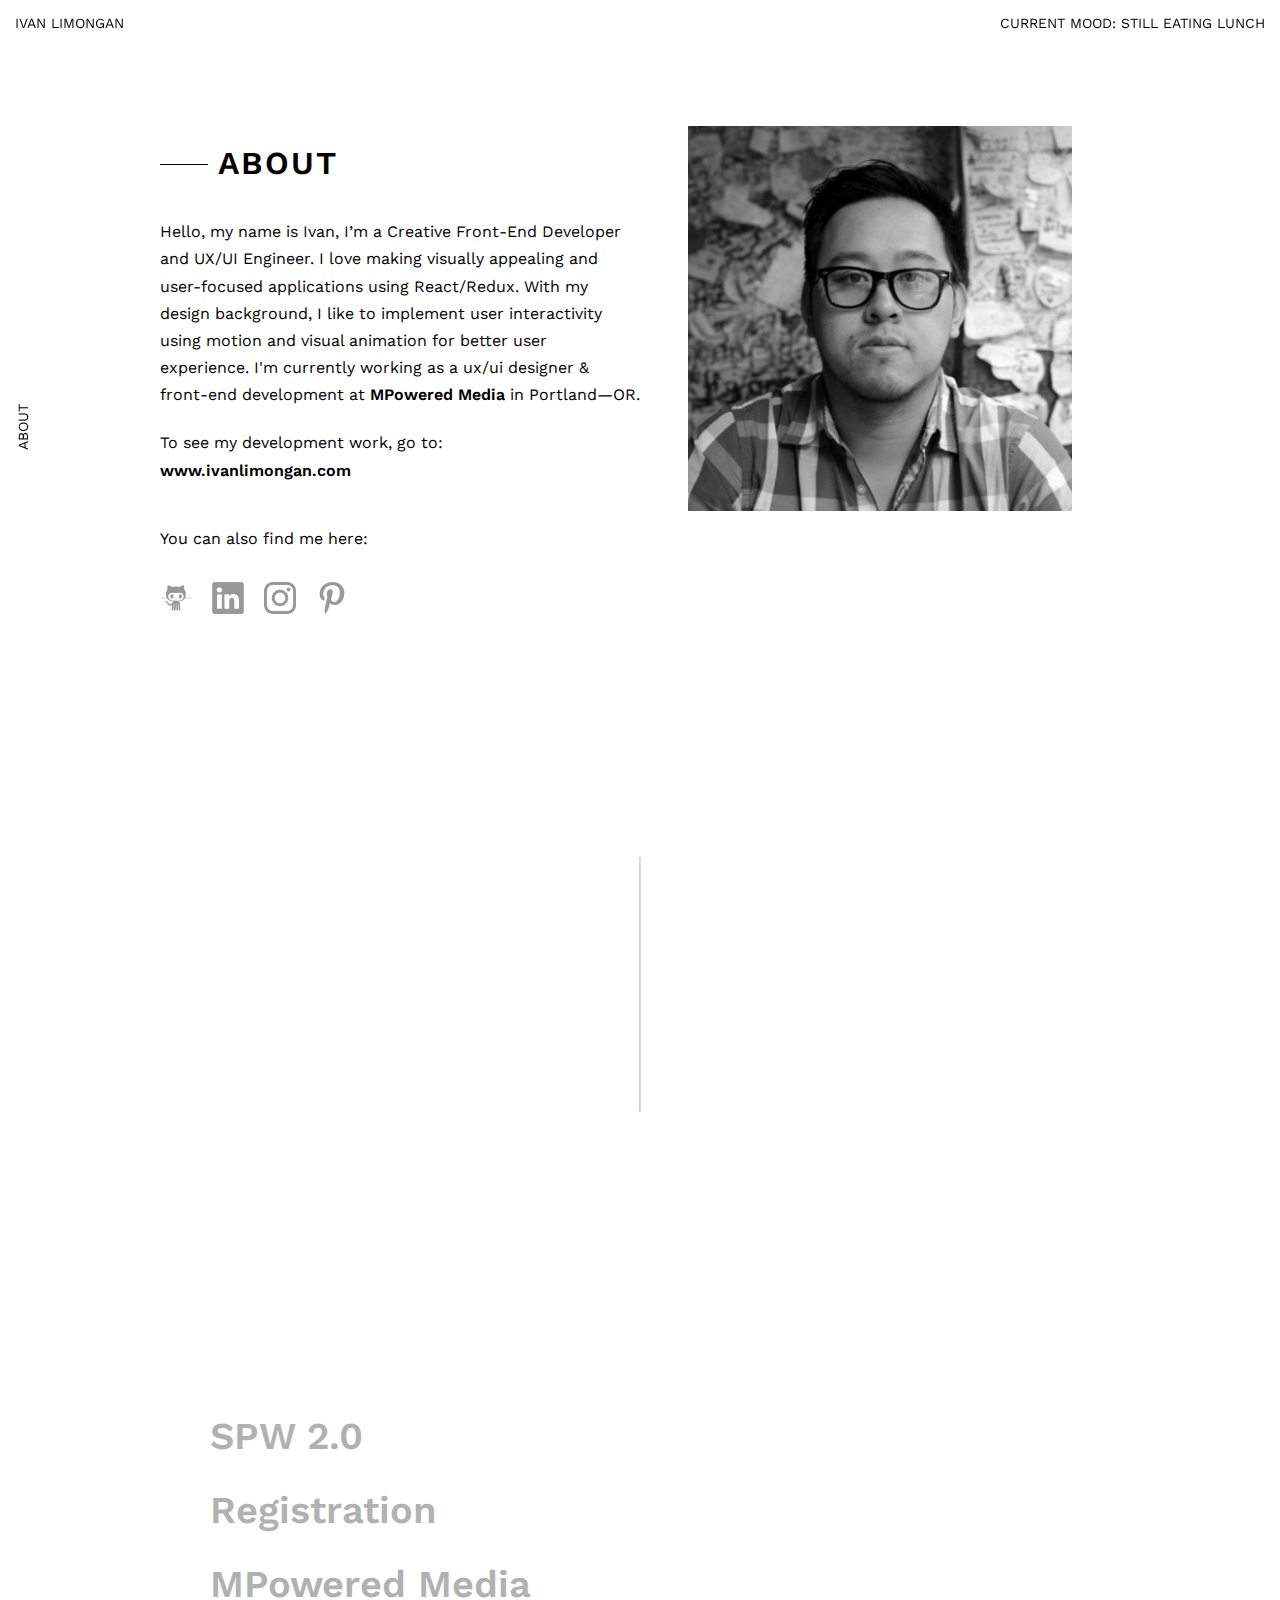
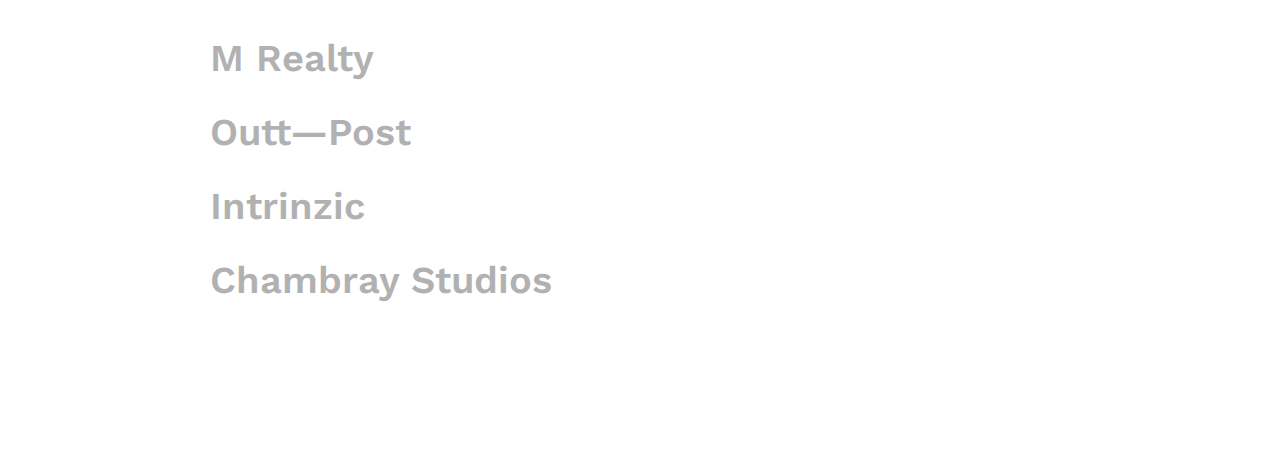
<file: about.html>
<!DOCTYPE html>
<html>
  <head>
    <meta charset="utf-8">
    <title>Ivan Limongan — 201 Design Portfolio</title>
    <link href="https://fonts.googleapis.com/css?family=Work+Sans:300,400,500,600,700" rel="stylesheet">
    <link rel="stylesheet" type="text/css" href="css/style.css">
    <link rel="stylesheet" type="text/css" href="css/form.css">
    <!-- Scroll Reveal from https://scrollrevealjs.org/ -->
    <script type="text/javascript" src="js/scrollreveal.min.js"></script>
  </head>
  <body class="fadein">
    <header>
      <div id="top">
        <div id="title"><a id="aaa" href="index.html">Ivan Limongan</a></div>
        <div id="mood">Current Mood:</div>
      </div>
      <div id="about"><a id="bbb" href="about.html">About</a></div>
      <!-- <nav id="contact"><a href="#" id="contactmodal">Contact</a></nav> -->
    </header>

    <div id="projectContain">
        <div id="aboutContent">
          <h1 class="fadein1"><span class="line"></span>About</h1>
          <p class="fadein2">Hello, my name is Ivan, I’m a Creative Front-End Developer and UX/UI Engineer. I love making visually appealing and user-focused applications using React/Redux. With my design background, I like to implement user interactivity using motion and visual animation for better user experience. I'm currently working as a ux/ui designer &amp; front-end development at <a href="http://www.mpoweredmedia.com" target="_blank"><span style="font-weight:600;">MPowered Media</span></a> in Portland—OR.</p>
          
          <p>To see my development work, go to:<br><a href="https://limongoo.github.io/301portfolio/public/index.html" target="_blank" style="font-weight:600">www.ivanlimongan.com</a></p>
          <p class="fadein2" style="padding-top:20px;">You can also find me here:</p>
          <div id="social">
            <a class="imgo" href="https://github.com/limongoo" target="_blank"><img src="img/github.png"></a>
            <a class="imgo" href="https://www.linkedin.com/in/ivan-limongan-13408a72" target="_blank"><img src="img/linkedin.png" ></a>
            <a class="imgo" href="https://www.instagram.com/ivan.designboard/" target="_blank"><img src="img/instagram.png" ></a>
            <a class="imgo" href="https://www.pinterest.com/ivanlimongan/" target="_blank"><img src="img/pinterest.png" ></a>
          </div>
        </div>
        <div id="aboutImg" data-tilt data-tilt-glare data-tilt-max-glare="1">
          <img src="img/ivan.jpg">
        </div>
    </div>

    <hr>

    <div class="modal">
      <div id="closeContactOverlay"><a href="#" id="close">Close</a></div>
      <div id="displayUserName" class="block"></div>
      <form id="userForm">
        <label>
          <input id="formName" type="text" required /><div class="label-text">First name</div>
        </label>
        <label>
          <input id="formLast" type="text" required /><div class="label-text">Last name</div>
        </label>
        <label>
          <input id="formEmail" type="text" required /><div class="label-text">Email</div>
        </label>
        <label>
          <input id="formProject" type="text" required /><div class="label-text">What project can I help you with?</div>
        </label>
        <button id="submitDiv">Submit</button>
      </form>
      <div id="showInput"></div>
    </div>

    <div class="clear"></div>

    <div id="container">
      <div id="pList">
        <div id="pTitle"></div>
        <ul id="projectNames"></ul>
      </div>
      <div id="showBackground"></div>
    </div>

    <script type="text/javascript" src="js/indexapp.js"></script>
    <script type="text/javascript" src="js/form.js"></script>
    <script type="text/javascript" src="js/mood.js"></script>
    <script type="text/javascript" src="js/app.js"></script>
    <!-- Tile effect from https://micku7zu.github.io/vanilla-tilt.js/ -->
    <script type="text/javascript" src="js/vanilla-tilt.min.js"></script>
    <script type="text/javascript" src="js/scroll.js"></script>
  </body>
</html>
</file>
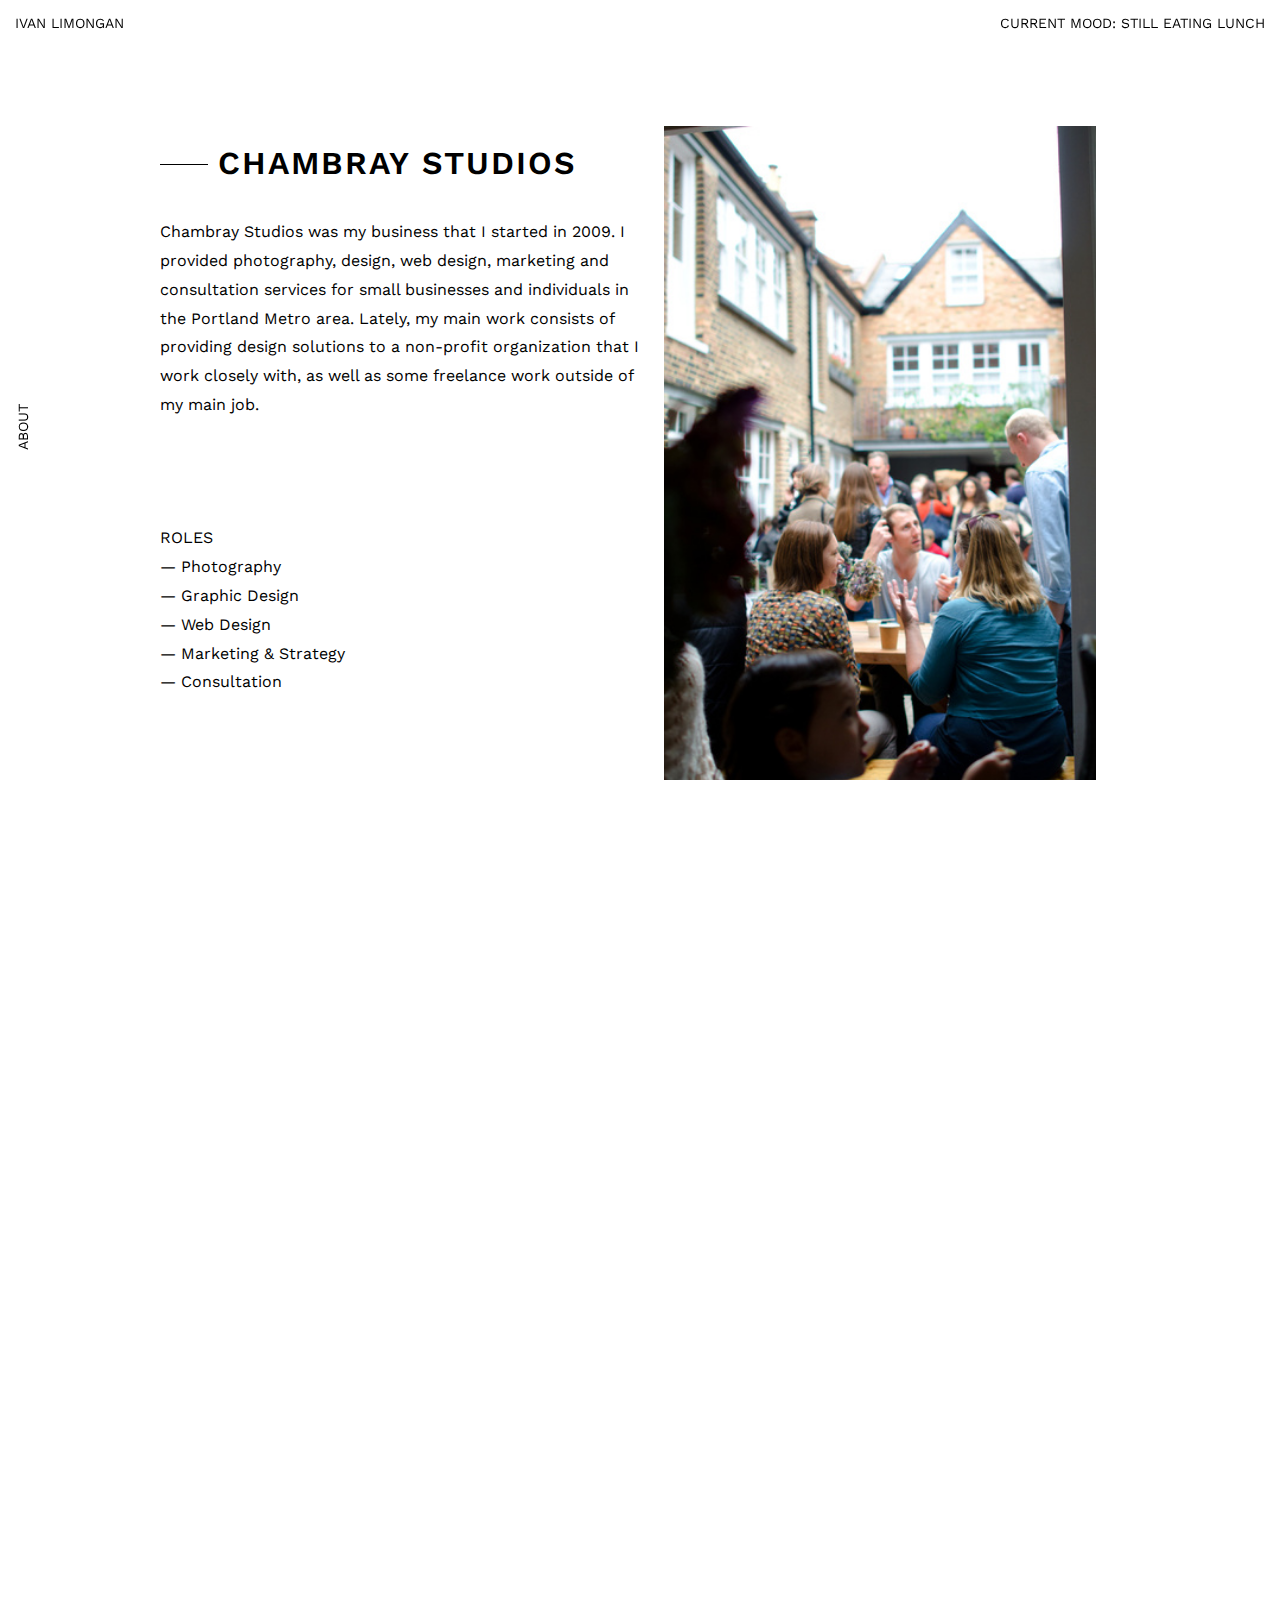
<file: chambray.html>
<!DOCTYPE html>
<html>
  <head>
    <meta charset="utf-8">
    <title>Ivan Limongan — 201 Design Portfolio</title>
    <link href="https://fonts.googleapis.com/css?family=Work+Sans:300,400,500,600,700" rel="stylesheet">
    <link rel="stylesheet" type="text/css" href="css/style.css">
    <link rel="stylesheet" type="text/css" href="css/form.css">
    <!-- Scroll Reveal from https://scrollrevealjs.org/ -->
    <script type="text/javascript" src="js/scrollreveal.min.js"></script>

  </head>
  <body class="fadein">
    <header>
      <div id="top">
        <div id="title"><a id="aaa" href="index.html">Ivan Limongan</a></div>
        <div id="mood">Current Mood:</div>
      </div>
      <div id="about"><a id="bbb" href="about.html">About</a></div>
      <!-- <nav id="contact"><a href="#" id="contactmodal">Contact</a></nav> -->
    </header>

    <div id="projectContain">
        <div id="aboutContent">
          <h1 class="fadein1"><span class="line"></span>Chambray Studios</h1>
          <h3>Chambray Studios was my business that I started in 2009. I provided photography, design, web design, marketing and consultation services for small businesses and individuals in the Portland Metro area. Lately, my main work consists of providing design solutions to a non-profit organization that I work closely with, as well as some freelance work outside of my main job.</h3>
          <h1>&nbsp;</h1>
          <h3>ROLES<br>— Photography<br>— Graphic Design<br>— Web Design<br>— Marketing &amp; Strategy<br>— Consultation</h3>
        </div>
        <div id="projectc1">
        <img class="sr" src="img/chambray2.jpg">
        </div>
    </div>

    <div id="projectContain">
      <div id="projectc2">
      <img class="sr" src="img/chambray3.jpg">
      </div>
      <div id="projectc3">
      <img class="sr" src="img/chambray1.jpg">
      <img class="sr" src="img/IvanLimongan-CF.png" style="padding-top:60%;">
      </div>
    </div>

    <div id="projectContain">
      <div id="projectc4">
      <img class="sr" src="img/chambray5.jpg">
      </div>
    </div>

    <div id="projectContain">
      <div id="projectc5">
      <img class="sr" src="img/chambray11.jpg">
      </div>
    </div>

    <div id="projectContain">
      <div id="projectc6">
      <img class="sr" src="img/chambray7.jpg">
      </div>
      <div id="projectc7">
      <img class="sr" src="img/IvanLimongan-DN.png">
      <img class="sr" style="padding-top: 30px;" src="img/IvanLimongan-DN1.png">
      </div>
    </div>

    <div id="projectContain">
      <div id="projectc8">
      <img class="sr" src="img/ivanlimongan-website1.png">
      </div>
    </div>

    <div id="projectContain">
      <div id="">
      <img class="sr" src="img/goodlife.jpg">
      </div>
    </div>


    <hr>

    <div class="modal">
      <div id="closeContactOverlay"><a href="#" id="close">Close</a></div>
      <div id="displayUserName" class="block"></div>
      <form id="userForm">
        <label>
          <input id="formName" type="text" required /><div class="label-text">First name</div>
        </label>
        <label>
          <input id="formLast" type="text" required /><div class="label-text">Last name</div>
        </label>
        <label>
          <input id="formEmail" type="text" required /><div class="label-text">Email</div>
        </label>
        <label>
          <input id="formProject" type="text" required /><div class="label-text">What project can I help you with?</div>
        </label>
        <button id="submitDiv">Submit</button>
      </form>
      <div id="showInput"></div>
    </div>

    <div class="clear"></div>

    <div id="container" class="sr">
      <div id="pList">
        <div id="pTitle"></div>
        <ul id="projectNames"></ul>
      </div>
      <div id="showBackground"></div>
    </div>

    <script type="text/javascript" src="js/indexapp.js"></script>
    <script type="text/javascript" src="js/form.js"></script>
    <script type="text/javascript" src="js/mood.js"></script>
    <script type="text/javascript" src="js/app.js"></script>
    <!-- Tile effect from https://micku7zu.github.io/vanilla-tilt.js/ -->
    <script type="text/javascript" src="js/vanilla-tilt.min.js"></script>
    <script type="text/javascript" src="js/scroll.js"></script>
  </body>
</html>
</file>
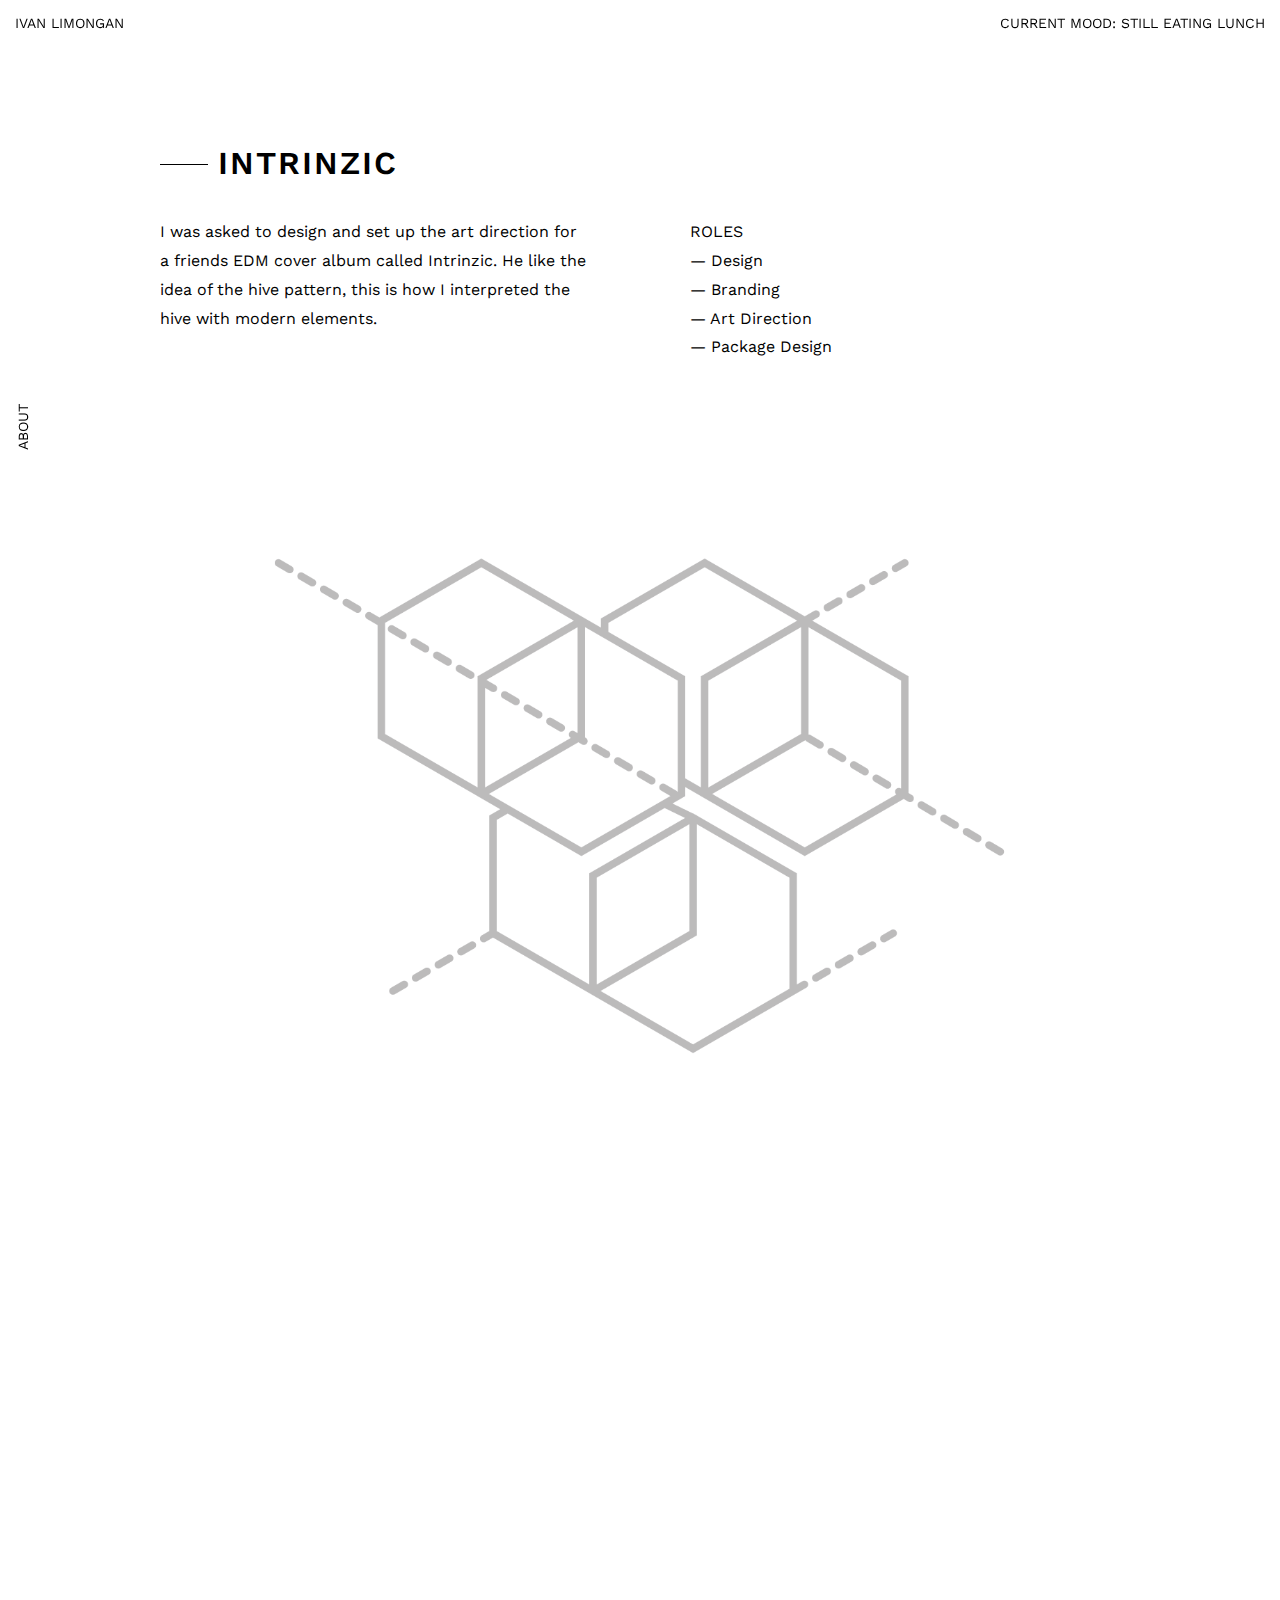
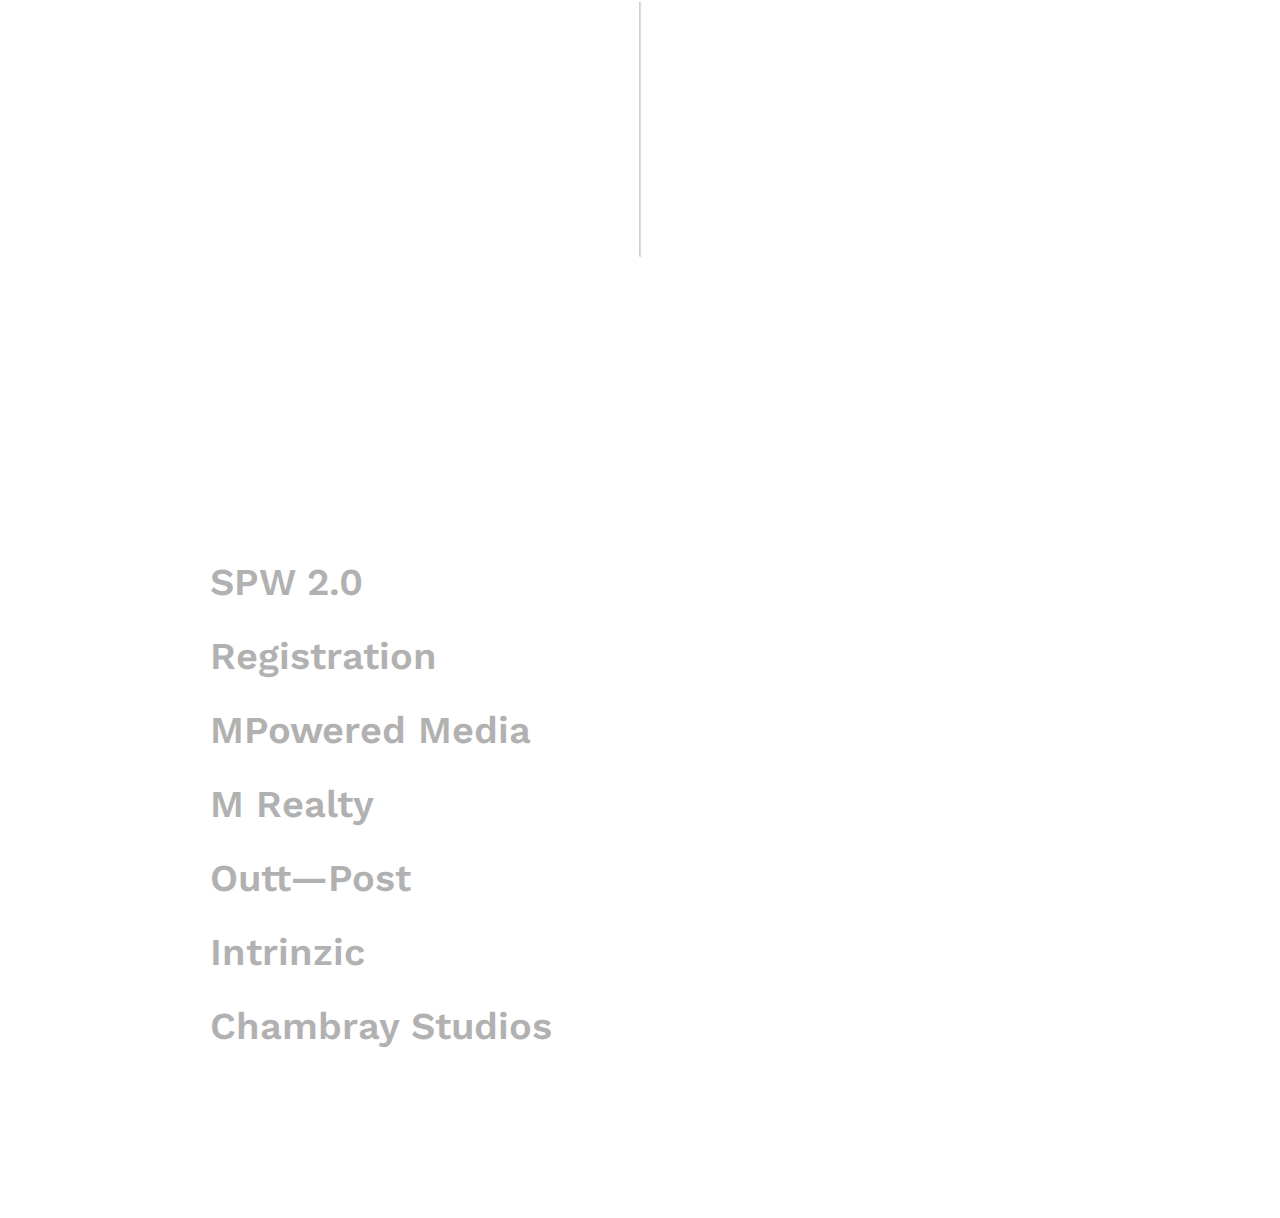
<file: hive.html>
<!DOCTYPE html>
<html>
  <head>
    <meta charset="utf-8">
    <title>Ivan Limongan — 201 Portfolio Project</title>
    <link href="https://fonts.googleapis.com/css?family=Work+Sans:300,400,500,600,700" rel="stylesheet">
    <link rel="stylesheet" type="text/css" href="css/style.css">
    <link rel="stylesheet" type="text/css" href="css/form.css">
    <!-- Scroll Reveal from https://scrollrevealjs.org/ -->
    <script type="text/javascript" src="js/scrollreveal.min.js"></script>
  </head>
  <body class="fadein">
    <header>
      <div id="top">
        <div id="title"><a id="aaa" href="index.html">Ivan Limongan</a></div>
        <div id="mood">Current Mood:</div>
      </div>
      <div id="about"><a id="bbb" href="about.html">About</a></div>
      <!-- <nav id="contact"><a href="#" id="contactmodal">Contact</a></nav> -->
    </header>

    <div id="projectContain">
        <div id="aboutContent">
          <h1 class="fadein1"><span class="line"></span>Intrinzic</h1>
          <h3>I was asked to design and set up the art direction for a friends EDM cover album called Intrinzic. He like the idea of the hive pattern, this is how I interpreted the hive with modern elements.</h3>
        </div>
        <div id="projectImg">
          <h1>&nbsp;</h1>
          <h3>ROLES<br>— Design<br>— Branding<br>— Art Direction<br>— Package Design</h3>
        </div>
    </div>

    <div id="projectContain">
      <div id="projecth1">
      <img src="img/hive.jpg">
      </div>
    </div>

    <div id="projectContain">
      <div id="projecth2">
      <img src="img/hive1.jpg">
      </div>
      <div id="projecth3">
      <img src="img/hive2.jpg" style="margin-top25%;">
      </div>
    </div>

    <div id="projectContain">
      <div id="projecth4">
      <img src="img/hive3.jpg">
      </div>
    </div>

    <div id="projectContain">
      <div id="projecth5">
      <img src="img/hive4.jpg">
      </div>
    </div>

    <hr>

    <div class="modal">
      <div id="closeContactOverlay"><a href="#" id="close">Close</a></div>
      <div id="displayUserName" class="block"></div>
      <form id="userForm">
        <label>
          <input id="formName" type="text" required /><div class="label-text">First name</div>
        </label>
        <label>
          <input id="formLast" type="text" required /><div class="label-text">Last name</div>
        </label>
        <label>
          <input id="formEmail" type="text" required /><div class="label-text">Email</div>
        </label>
        <label>
          <input id="formProject" type="text" required /><div class="label-text">What project can I help you with?</div>
        </label>
        <button id="submitDiv">Submit</button>
      </form>
      <div id="showInput"></div>
    </div>

    <div class="clear"></div>

    <div id="container">
      <div id="pList">
        <div id="pTitle"></div>
        <ul id="projectNames"></ul>
      </div>
      <div id="showBackground"></div>
    </div>

    <script type="text/javascript" src="js/indexapp.js"></script>
    <script type="text/javascript" src="js/form.js"></script>
    <script type="text/javascript" src="js/mood.js"></script>
    <script type="text/javascript" src="js/app.js"></script>
    <!-- Tile effect from https://micku7zu.github.io/vanilla-tilt.js/ -->
    <script type="text/javascript" src="js/vanilla-tilt.min.js"></script>
    <script type="text/javascript" src="js/scroll.js"></script>
  </body>
</html>
</file>
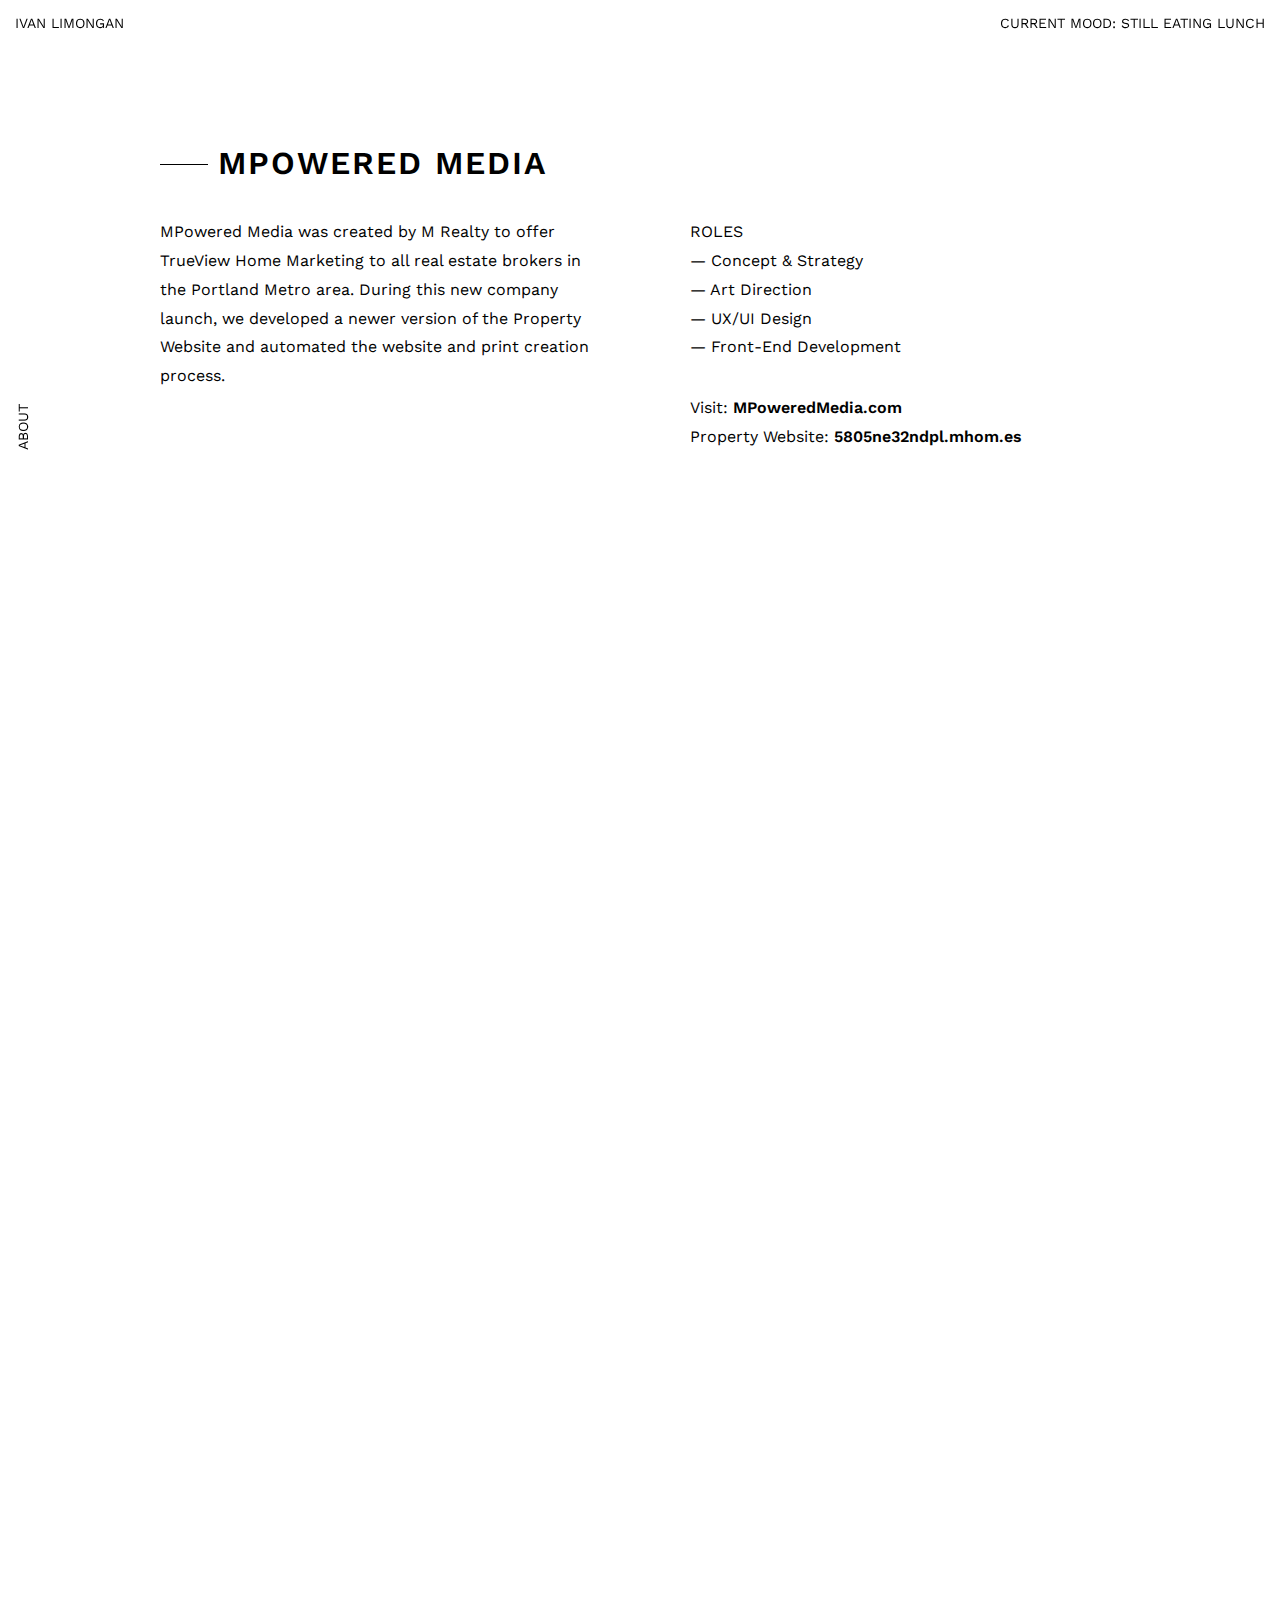
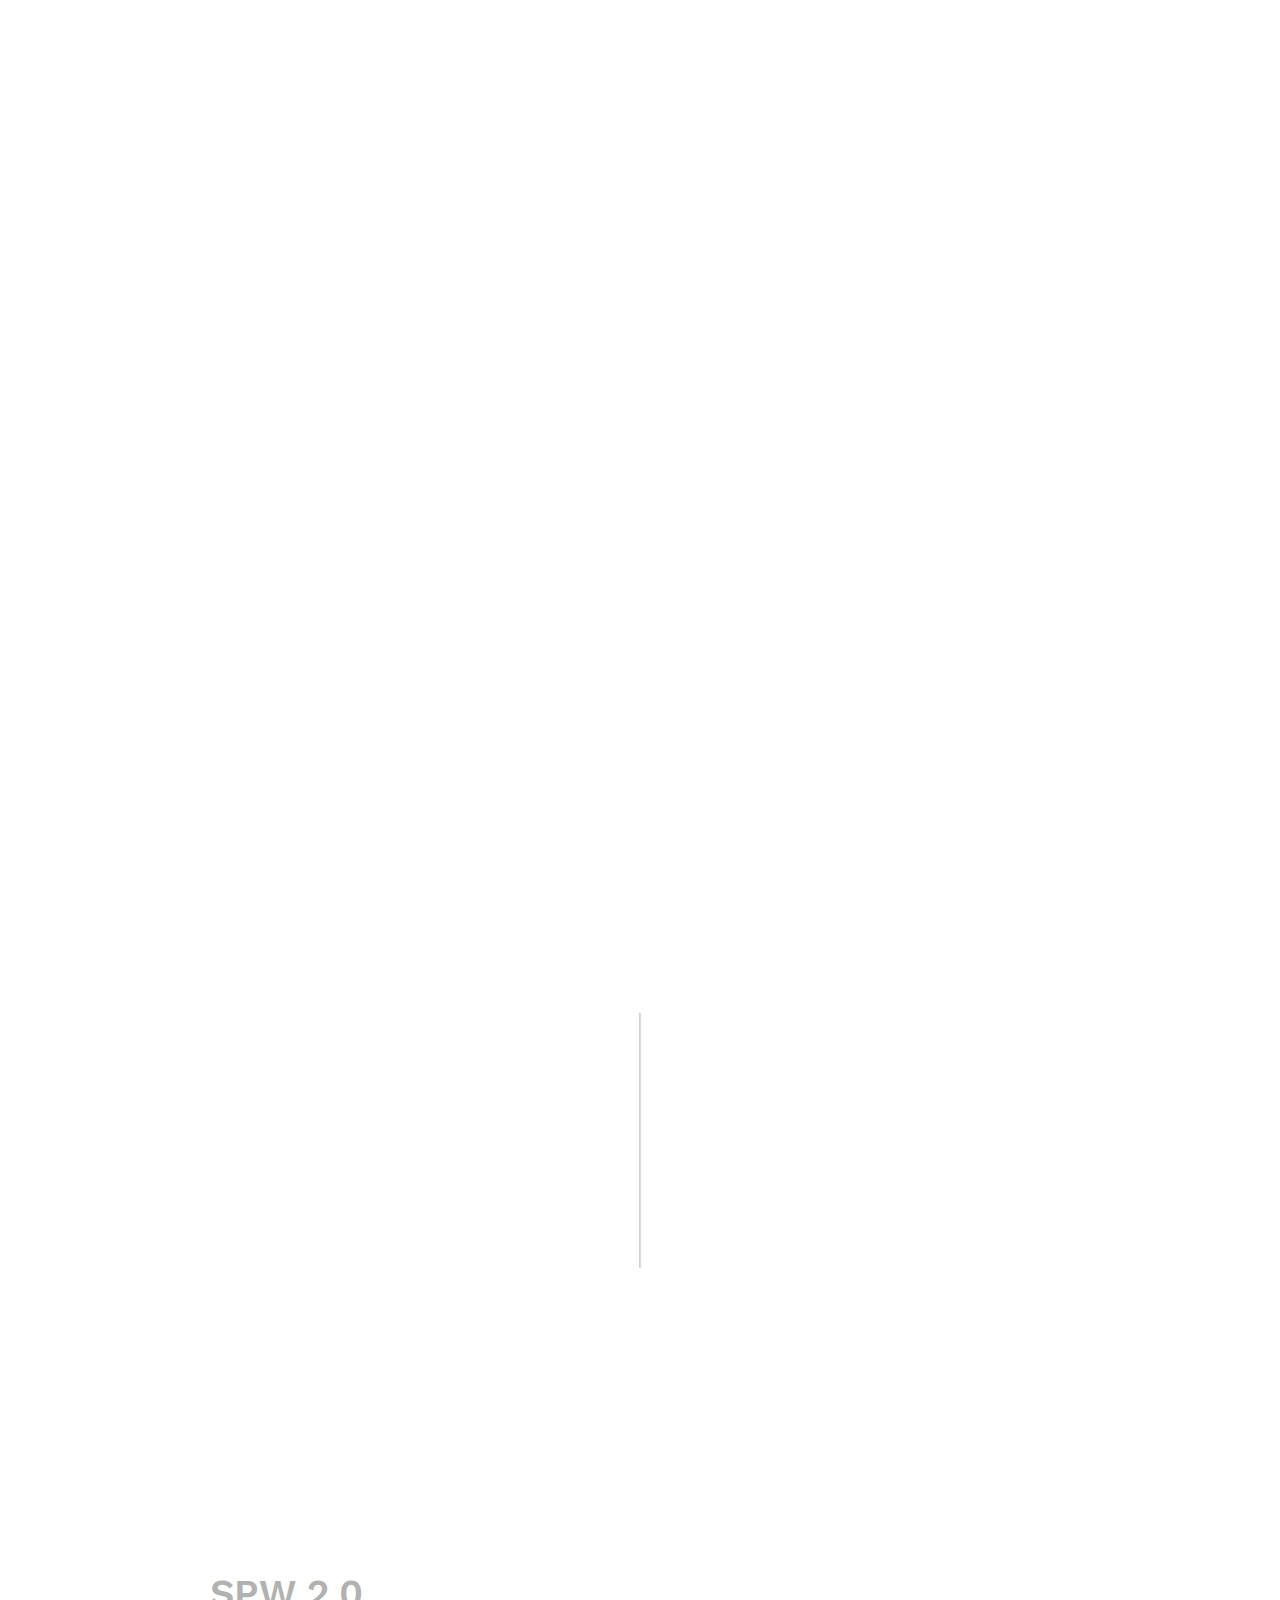
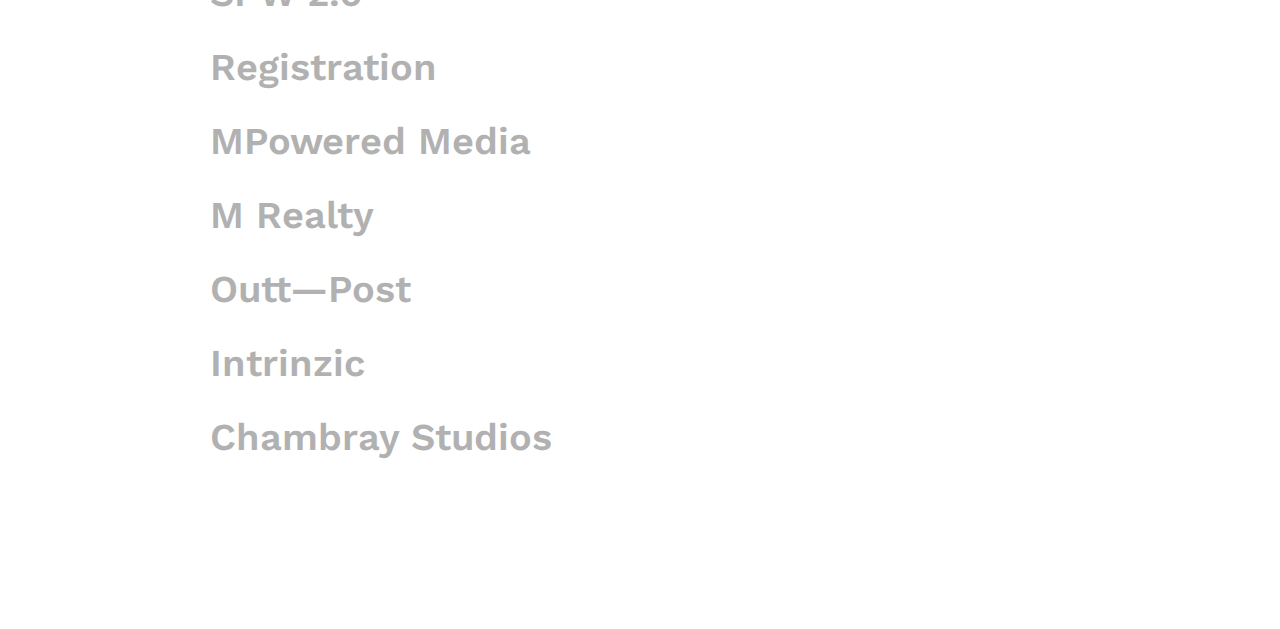
<file: mpowered.html>
<!DOCTYPE html>
<html>
  <head>
    <meta charset="utf-8">
    <title>Ivan Limongan — 201 Design Portfolio</title>
    <link href="https://fonts.googleapis.com/css?family=Work+Sans:300,400,500,600,700" rel="stylesheet">
    <link rel="stylesheet" type="text/css" href="css/style.css">
    <link rel="stylesheet" type="text/css" href="css/form.css">
    <!-- Scroll Reveal from https://scrollrevealjs.org/ -->
    <script type="text/javascript" src="js/scrollreveal.min.js"></script>
  </head>
  <body class="fadein">
    <header>
      <div id="top">
        <div id="title"><a id="aaa" href="index.html">Ivan Limongan</a></div>
        <div id="mood">Current Mood:</div>
      </div>
      <div id="about"><a id="bbb" href="about.html">About</a></div>
      <!-- <nav id="contact"><a href="#" id="contactmodal">Contact</a></nav> -->
    </header>

    <div id="projectContain">
        <div id="aboutContent">
          <h1 class="fadein1"><span class="line"></span>MPowered Media</h1>
          <h3>MPowered Media was created by M Realty to offer TrueView Home Marketing to all real estate brokers in the Portland Metro area. During this new company launch, we developed a newer version of the Property Website and automated the website and print creation process.</h3>
        </div>
        <div id="projectImg">
          <h1>&nbsp;</h1>
          <h3>ROLES<br>— Concept &amp; Strategy<br>— Art Direction<br>— UX/UI Design<br>— Front-End Development</h3>
          <h3>Visit: <a href="http://www.mpoweredmedia.com" target="_blank" style="font-weight:600;">MPoweredMedia.com</a><br>
          Property Website: <a href="http://www.5805ne32ndpl.mhom.es" target="_blank" style="font-weight:600;">5805ne32ndpl.mhom.es</a></h3>
        </div>
    </div>

    <div id="projectContain">
      <div id="projectmpm10">
        <video width="100%"  autoplay loop>
          <source src="http://ivanlimongan.com/wp-content/uploads/2017/02/spw1.mp4" type="video/mp4">
      </video>
      </div>
    </div>

    <div id="projectContain">
      <div id="projectmpm1">
      <img src="img/mpm-3d.png">
      </div>
      <div id="projectmpm2">
      <img src="img/mpm-drone.png">
      </div>
      <div id="projectmpm3">
      <img src="img/mpm-mailers.png">
      </div>
    </div>

    <div id="projectContain">
      <div id="projectmpm4">
      <img src="img/mpm1.png">
      </div>
    </div>

    <div id="projectContain">
      <div id="projectmpm6">
      <img src="img/houses1.png">
      </div>
      <div id="projectmpm7">
      <img src="img/houses2.png">
      </div>
      <div id="projectmpm8">
      <img src="img/houses3.png">
      </div>
      <div id="projectmpm9">
      <img src="img/houses4.png">
      </div>
    </div>

    <div id="projectContain">
      <div id="projectmpm5">
      <img src="img/Print-Template.png">
      </div>
    </div>

    <hr>

    <div class="modal">
      <div id="closeContactOverlay"><a href="#" id="close">Close</a></div>
      <div id="displayUserName" class="block"></div>
      <form id="userForm">
        <label>
          <input id="formName" type="text" required /><div class="label-text">First name</div>
        </label>
        <label>
          <input id="formLast" type="text" required /><div class="label-text">Last name</div>
        </label>
        <label>
          <input id="formEmail" type="text" required /><div class="label-text">Email</div>
        </label>
        <label>
          <input id="formProject" type="text" required /><div class="label-text">What project can I help you with?</div>
        </label>
        <button id="submitDiv">Submit</button>
      </form>
      <div id="showInput"></div>
    </div>

    <div class="clear"></div>

    <div id="container">
      <div id="pList">
        <div id="pTitle"></div>
        <ul id="projectNames"></ul>
      </div>
      <div id="showBackground"></div>
    </div>

    <script type="text/javascript" src="js/indexapp.js"></script>
    <script type="text/javascript" src="js/form.js"></script>
    <script type="text/javascript" src="js/mood.js"></script>
    <script type="text/javascript" src="js/app.js"></script>
    <!-- Tile effect from https://micku7zu.github.io/vanilla-tilt.js/ -->
    <script type="text/javascript" src="js/vanilla-tilt.min.js"></script>
    <script type="text/javascript" src="js/scroll.js"></script>
  </body>
</html>
</file>
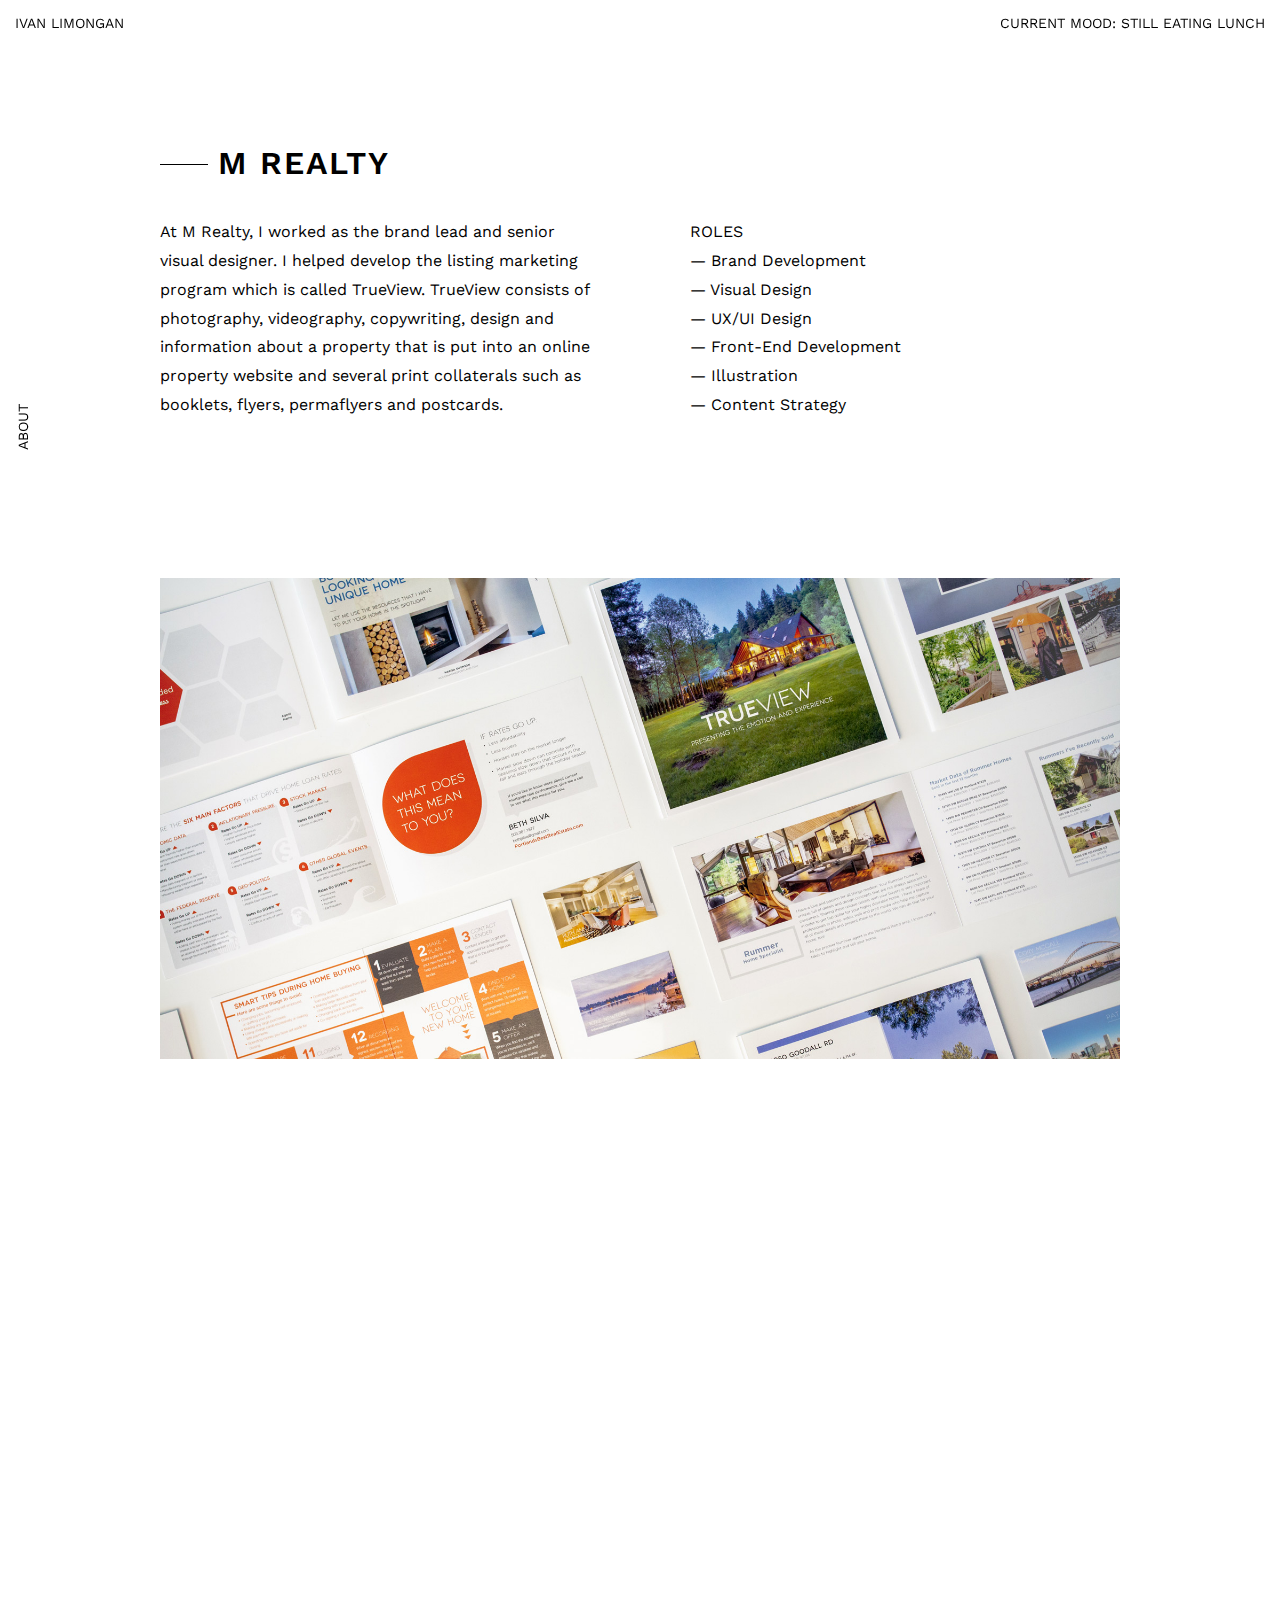
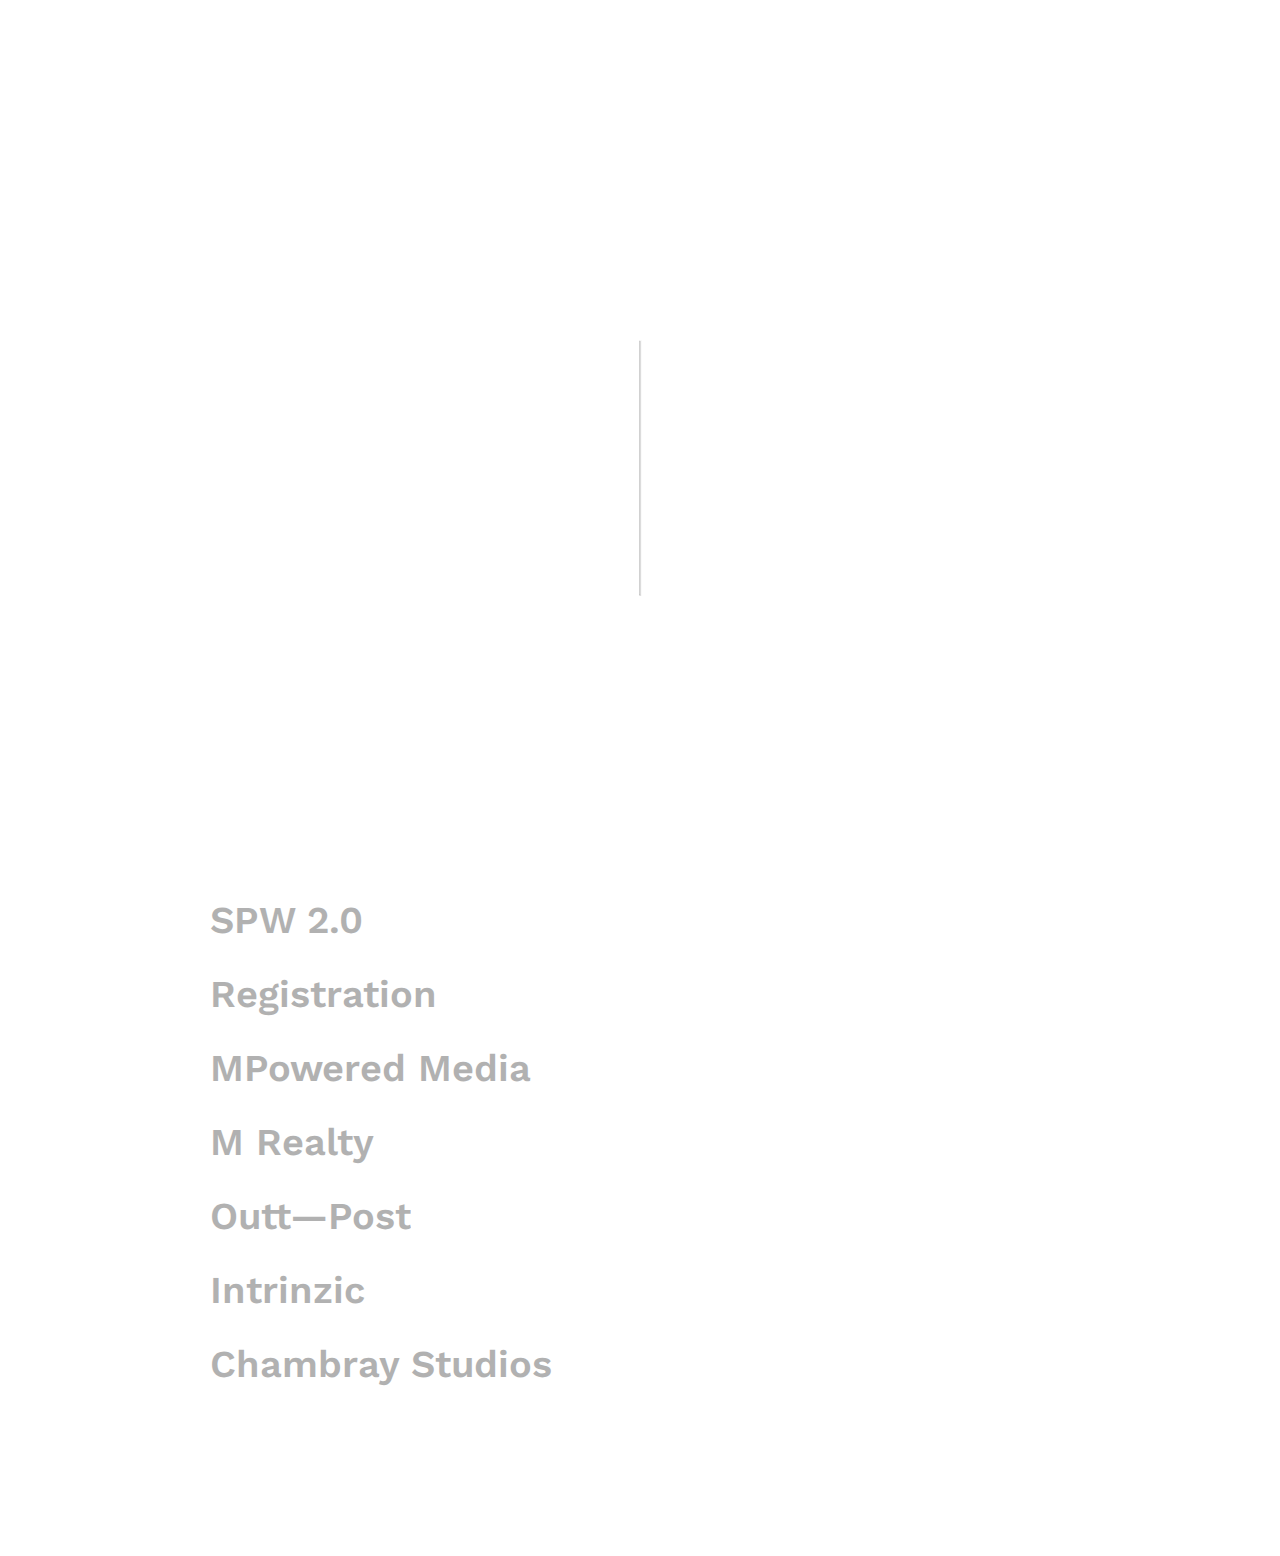
<file: mrealty.html>
<!DOCTYPE html>
<html>
  <head>
    <meta charset="utf-8">
    <title>Ivan Limongan — 201 Design Portfolio</title>
    <link href="https://fonts.googleapis.com/css?family=Work+Sans:300,400,500,600,700" rel="stylesheet">
    <link rel="stylesheet" type="text/css" href="css/style.css">
    <link rel="stylesheet" type="text/css" href="css/form.css">
    <!-- Scroll Reveal from https://scrollrevealjs.org/ -->
    <script type="text/javascript" src="js/scrollreveal.min.js"></script>
  </head>
  <body class="fadein">
    <header>
      <div id="top">
        <div id="title"><a id="aaa" href="index.html">Ivan Limongan</a></div>
        <div id="mood">Current Mood:</div>
      </div>
      <div id="about"><a id="bbb" href="about.html">About</a></div>
      <!-- <nav id="contact"><a href="#" id="contactmodal">Contact</a></nav> -->
    </header>

    <div id="projectContain">
        <div id="aboutContent">
          <h1 class="fadein1"><span class="line"></span>M Realty</h1>
          <h3>At M Realty, I worked as the brand lead and senior visual designer. I helped develop the listing marketing program which is called TrueView. TrueView consists of photography, videography, copywriting, design and information about a property that is put into an online property website and several print collaterals such as booklets, flyers, permaflyers and postcards.</h3>
        </div>
        <div id="projectImg">
          <h1>&nbsp;</h1>
          <h3>ROLES<br>— Brand Development<br>— Visual Design<br>— UX/UI Design<br>— Front-End Development<br>— Illustration<br>— Content Strategy</h3>
        </div>
    </div>

    <div id="projectContain">
      <div id="projectm1">
      <img src="img/truviewgridcrop.jpg">
      </div>
    </div>

    <div id="projectContain">
      <div id="projectm2">
      <img src="img/mrealty-font.jpg">
      </div>
    </div>

    <div id="projectContain">
      <div id="projectm3">
      <img src="img/mrealty-swatch.jpg">
      </div>
    </div>

    <div id="projectContain">
      <div id="projectm4">
      <img src="img/mrealty-stats1.png">
      </div>
      <div id="projectm5">
      <img src="img/mrealty-stats2.png">
      </div>
    </div>

    <div id="projectContain">
      <div id="projectm6">
      <img src="img/happyanniversary1.png">
      </div>
    </div>

    <div id="projectContain">
      <div id="projectm7">
      <img src="img/m1.png">
      <img src="img/Nov17invite.png" style="margin-top:40%;">
      </div>
      <div id="projectm8">
      <img src="img/localwineries.jpg">
      </div>
    </div>

    <div id="projectContain">
      <div id="projectm9">
      <img src="img/m2.png">
      </div>
    </div>

    <div id="projectContain">
      <div id="projectm10">
      <img src="img/sunset-invite.png">
      </div>
    </div>

    <hr>

    <div class="modal">
      <div id="closeContactOverlay"><a href="#" id="close">Close</a></div>
      <div id="displayUserName" class="block"></div>
      <form id="userForm">
        <label>
          <input id="formName" type="text" required /><div class="label-text">First name</div>
        </label>
        <label>
          <input id="formLast" type="text" required /><div class="label-text">Last name</div>
        </label>
        <label>
          <input id="formEmail" type="text" required /><div class="label-text">Email</div>
        </label>
        <label>
          <input id="formProject" type="text" required /><div class="label-text">What project can I help you with?</div>
        </label>
        <button id="submitDiv">Submit</button>
      </form>
      <div id="showInput"></div>
    </div>

    <div class="clear"></div>

    <div id="container">
      <div id="pList">
        <div id="pTitle"></div>
        <ul id="projectNames"></ul>
      </div>
      <div id="showBackground"></div>
    </div>

    <script type="text/javascript" src="js/indexapp.js"></script>
    <script type="text/javascript" src="js/form.js"></script>
    <script type="text/javascript" src="js/mood.js"></script>
    <script type="text/javascript" src="js/app.js"></script>
    <!-- Tile effect from https://micku7zu.github.io/vanilla-tilt.js/ -->
    <script type="text/javascript" src="js/vanilla-tilt.min.js"></script>
    <script type="text/javascript" src="js/scroll.js"></script>
  </body>
</html>
</file>
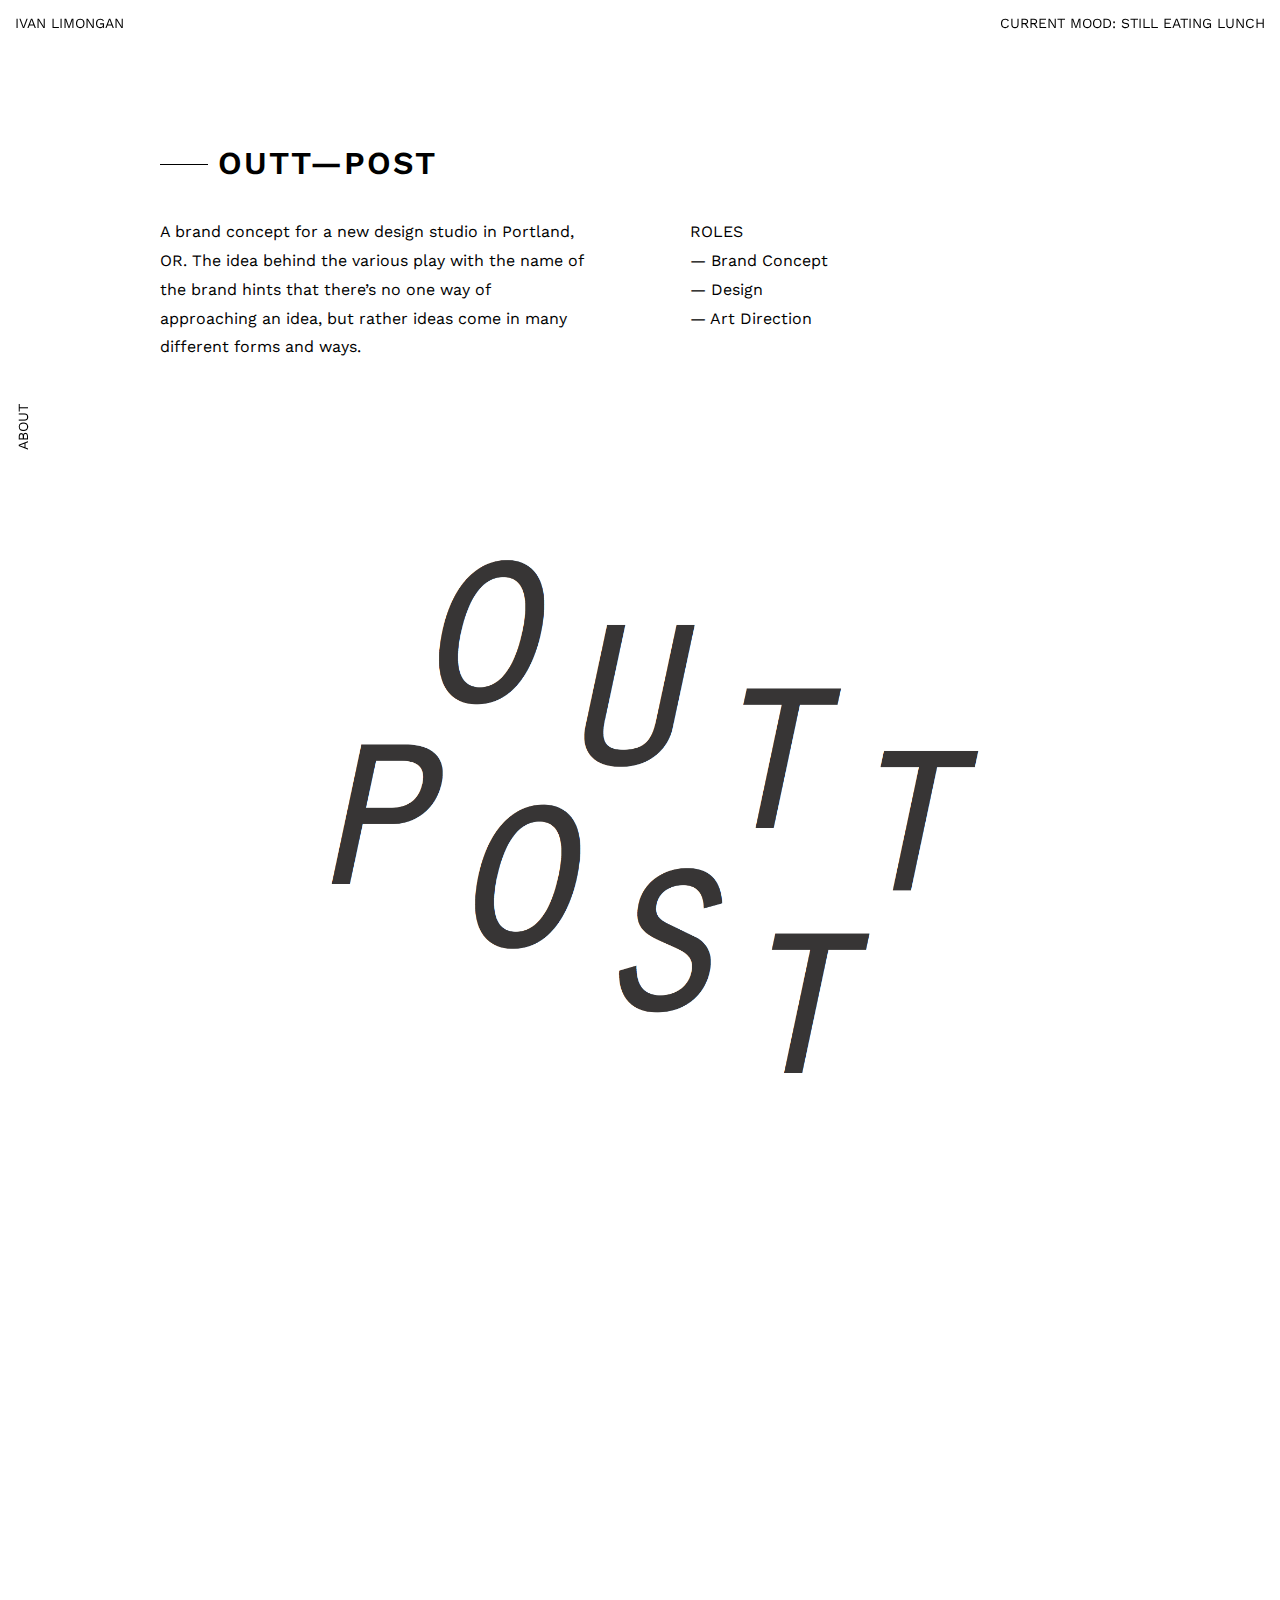
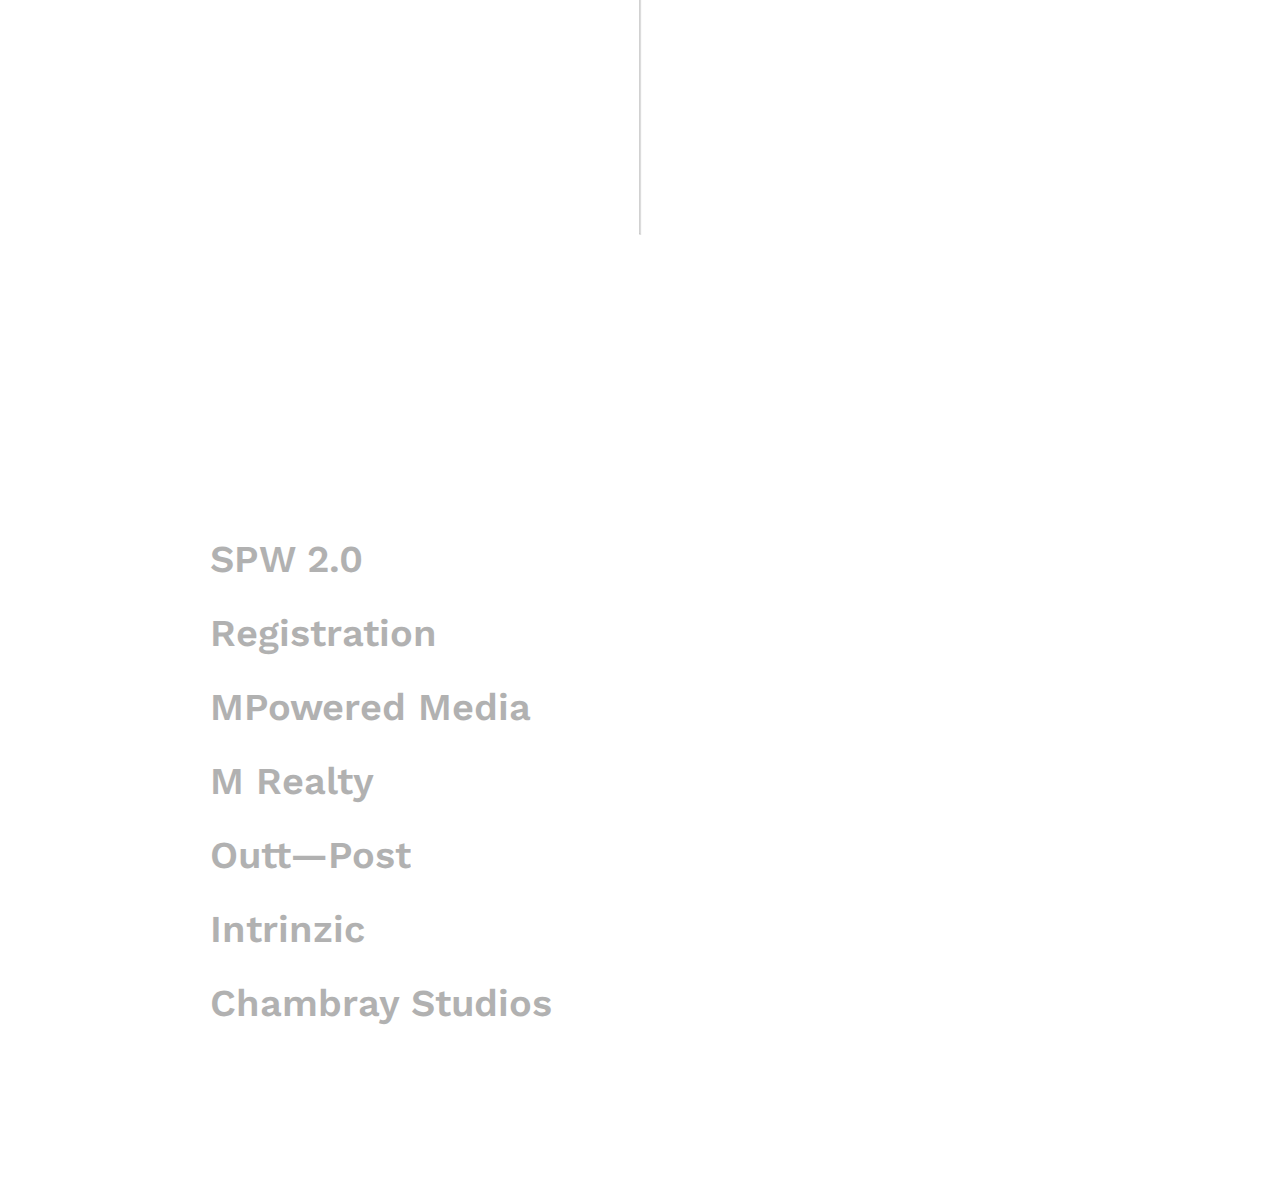
<file: outtpost.html>
<!DOCTYPE html>
<html>
  <head>
    <meta charset="utf-8">
    <title>Ivan Limongan — 201 Design Portfolio</title>
    <link href="https://fonts.googleapis.com/css?family=Work+Sans:300,400,500,600,700" rel="stylesheet">
    <link rel="stylesheet" type="text/css" href="css/style.css">
    <link rel="stylesheet" type="text/css" href="css/form.css">
    <!-- Scroll Reveal from https://scrollrevealjs.org/ -->
    <script type="text/javascript" src="js/scrollreveal.min.js"></script>
  </head>
  <body class="fadein">
    <header>
      <div id="top">
        <div id="title"><a id="aaa" href="index.html">Ivan Limongan</a></div>
        <div id="mood">Current Mood:</div>
      </div>
      <div id="about"><a id="bbb" href="about.html">About</a></div>
      <!-- <nav id="contact"><a href="#" id="contactmodal">Contact</a></nav> -->
    </header>

    <div id="projectContain">
        <div id="aboutContent">
          <h1 class="fadein1"><span class="line"></span>Outt—Post</h1>
          <h3>A brand concept for a new design studio in Portland, OR. The idea behind the various play with the name of the brand hints that there’s no one way of approaching an idea, but rather ideas come in many different forms and ways.</h3>
        </div>
        <div id="projectImg">
          <h1>&nbsp;</h1>
          <h3>ROLES<br>— Brand Concept<br>— Design<br>— Art Direction</h3>
        </div>
    </div>

    <div id="projectContain">
      <div id="projectO1">
      <img src="img/op2.png">
      </div>
    </div>

    <div id="projectContain">
      <div id="projectO2">
      <img src="img/op1.jpg">
      </div>
      <div id="projectO3">
      <img src="img/op3.png">
      </div>
    </div>

    <div id="projectContain">
      <div id="projectO4">
      <img src="img/op4.png">
      </div>
    </div>

    <div id="projectContain">
      <div id="projectO5">
      <img src="img/op5.png">
      </div>
    </div>

    <hr>

    <div class="modal">
      <div id="closeContactOverlay"><a href="#" id="close">Close</a></div>
      <div id="displayUserName" class="block"></div>
      <form id="userForm">
        <label>
          <input id="formName" type="text" required /><div class="label-text">First name</div>
        </label>
        <label>
          <input id="formLast" type="text" required /><div class="label-text">Last name</div>
        </label>
        <label>
          <input id="formEmail" type="text" required /><div class="label-text">Email</div>
        </label>
        <label>
          <input id="formProject" type="text" required /><div class="label-text">What project can I help you with?</div>
        </label>
        <button id="submitDiv">Submit</button>
      </form>
      <div id="showInput"></div>
    </div>

    <div class="clear"></div>

    <div id="container">
      <div id="pList">
        <div id="pTitle"></div>
        <ul id="projectNames"></ul>
      </div>
      <div id="showBackground"></div>
    </div>

    <script type="text/javascript" src="js/indexapp.js"></script>
    <script type="text/javascript" src="js/form.js"></script>
    <script type="text/javascript" src="js/mood.js"></script>
    <script type="text/javascript" src="js/app.js"></script>
    <!-- Tile effect from https://micku7zu.github.io/vanilla-tilt.js/ -->
    <script type="text/javascript" src="js/vanilla-tilt.min.js"></script>
    <script type="text/javascript" src="js/scroll.js"></script>
  </body>
</html>
</file>
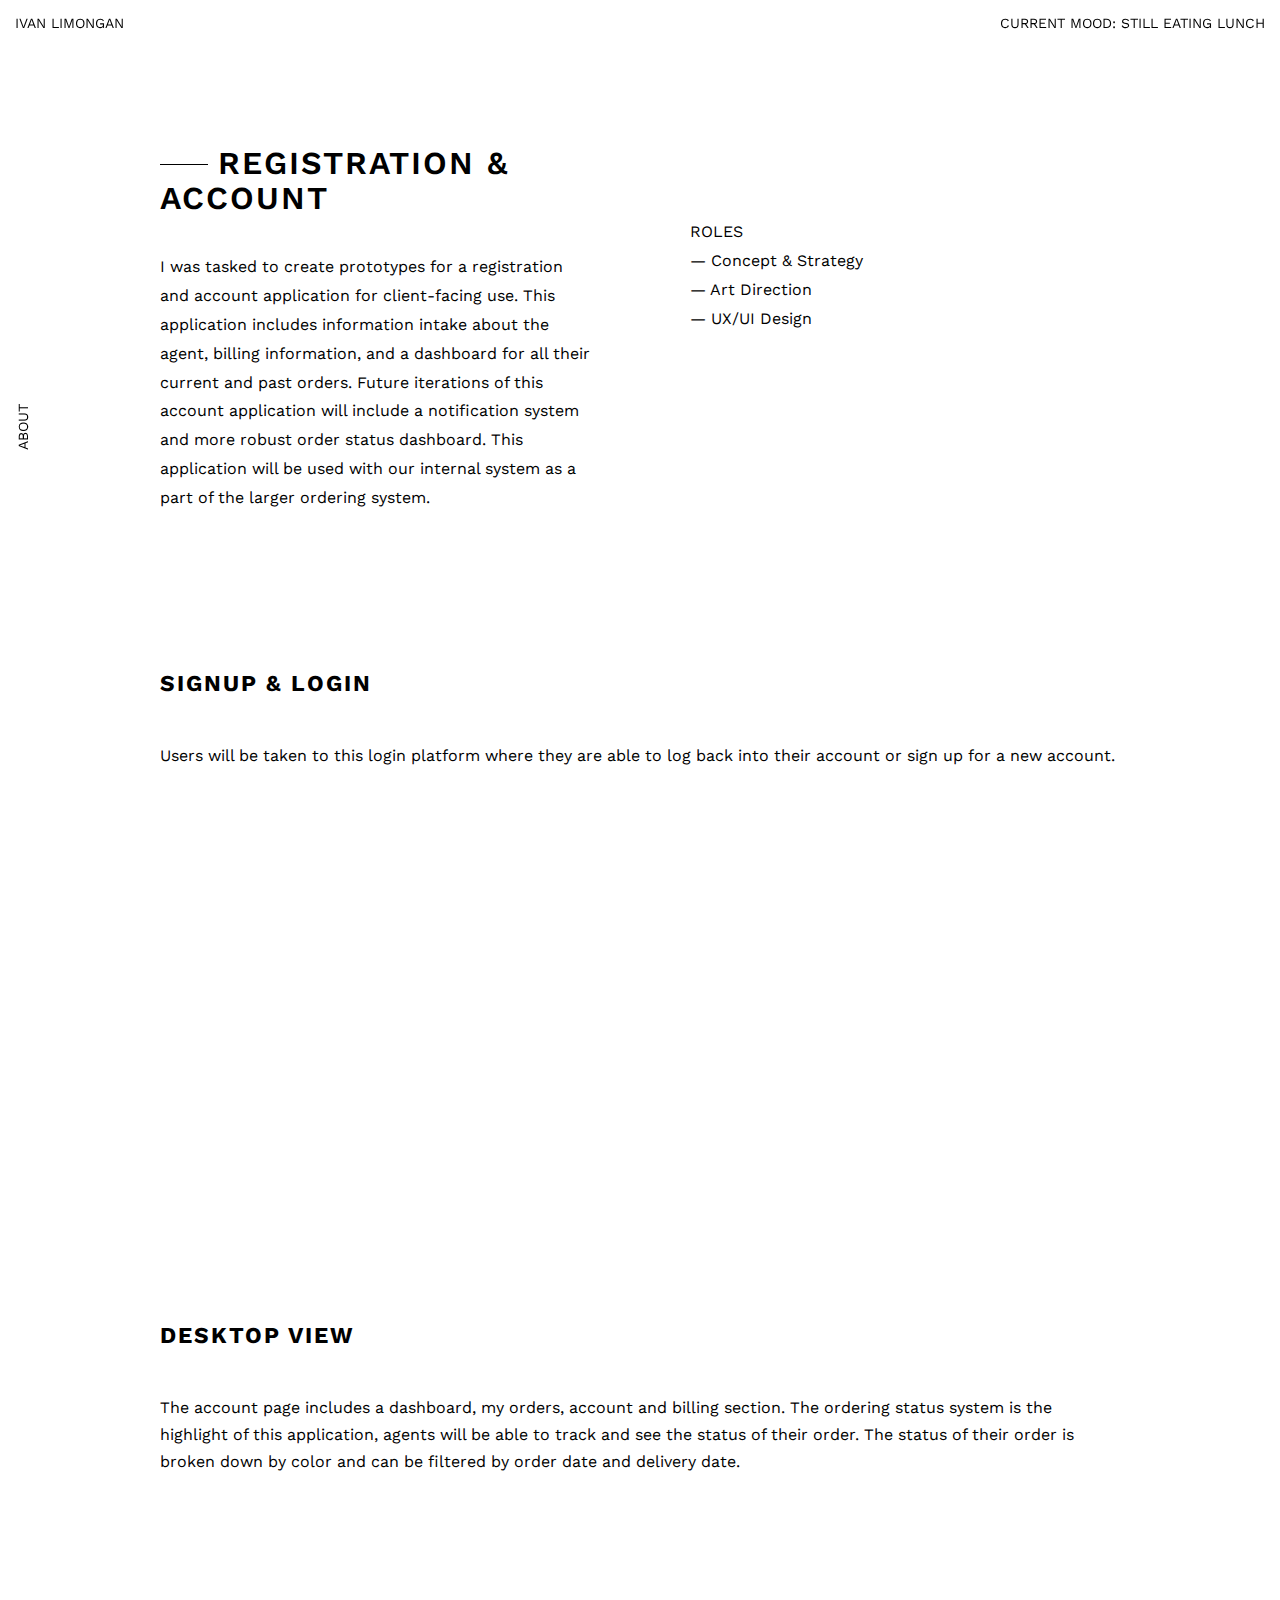
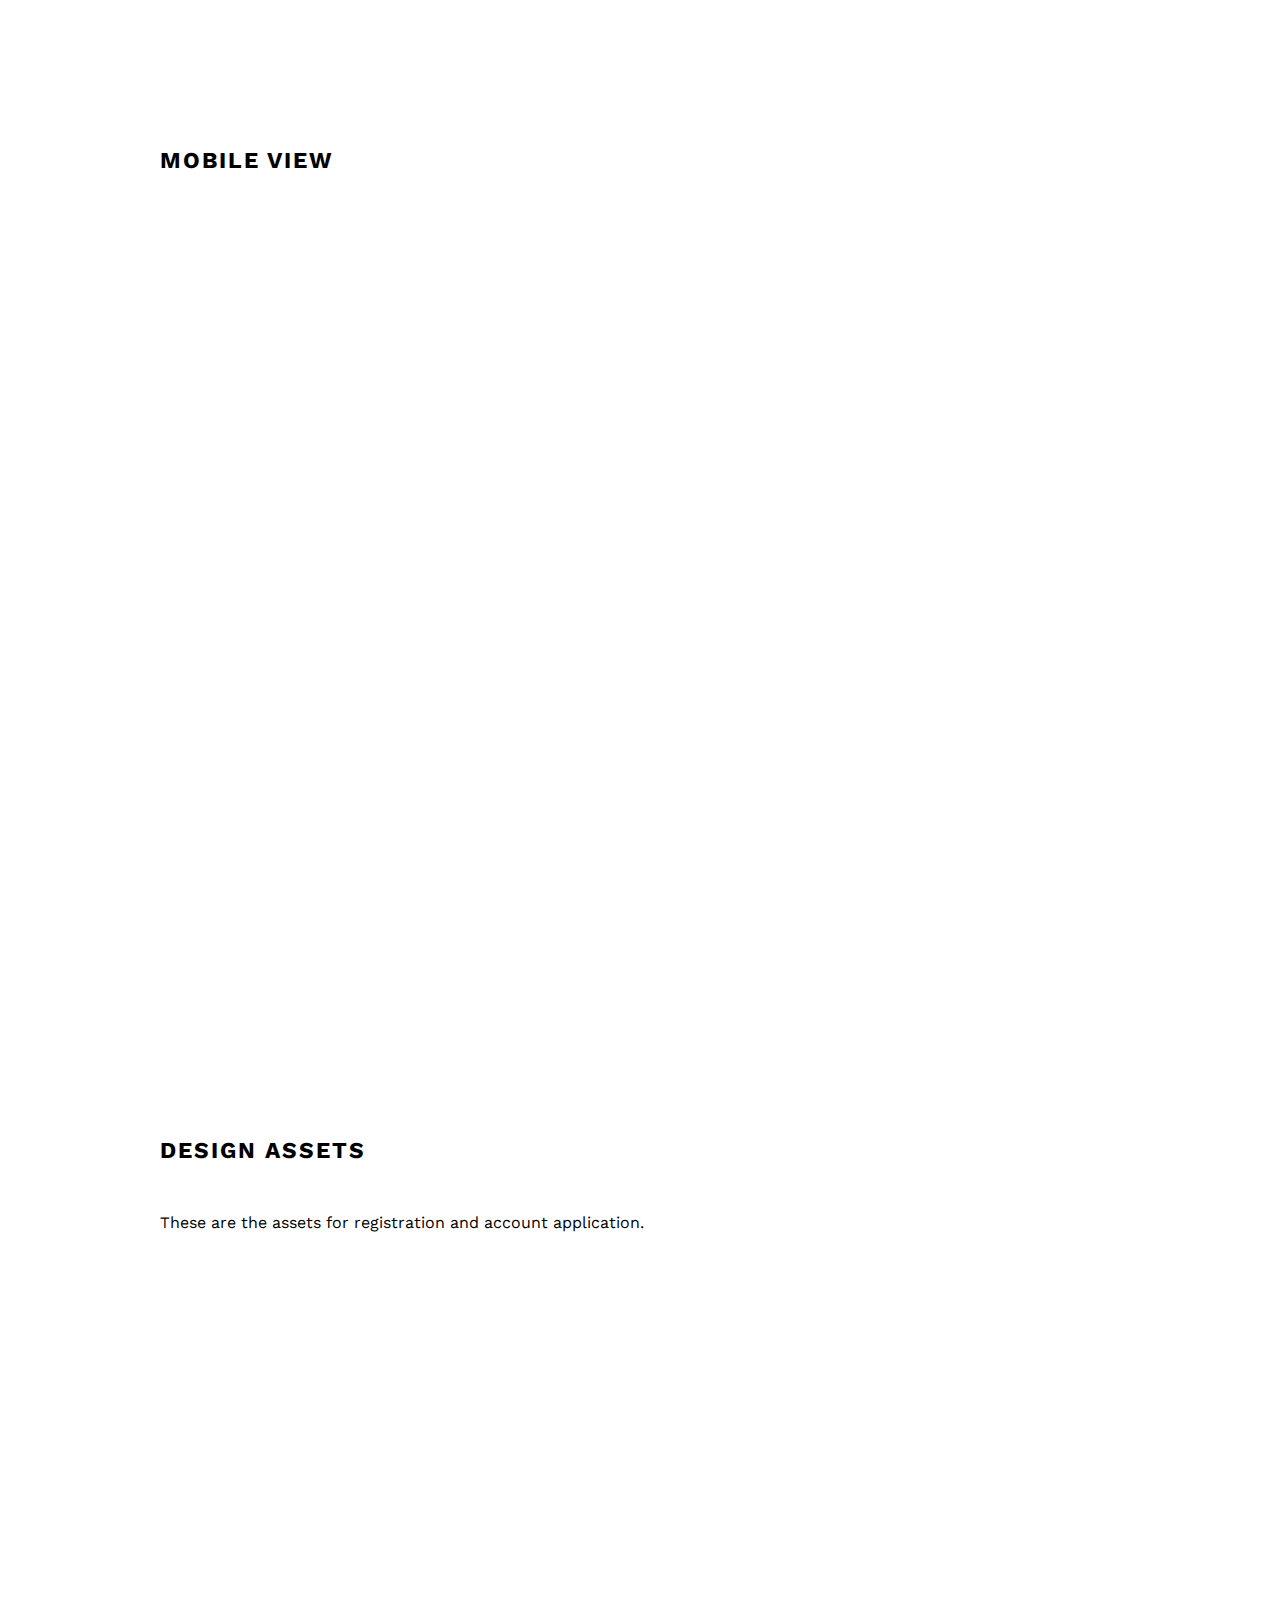
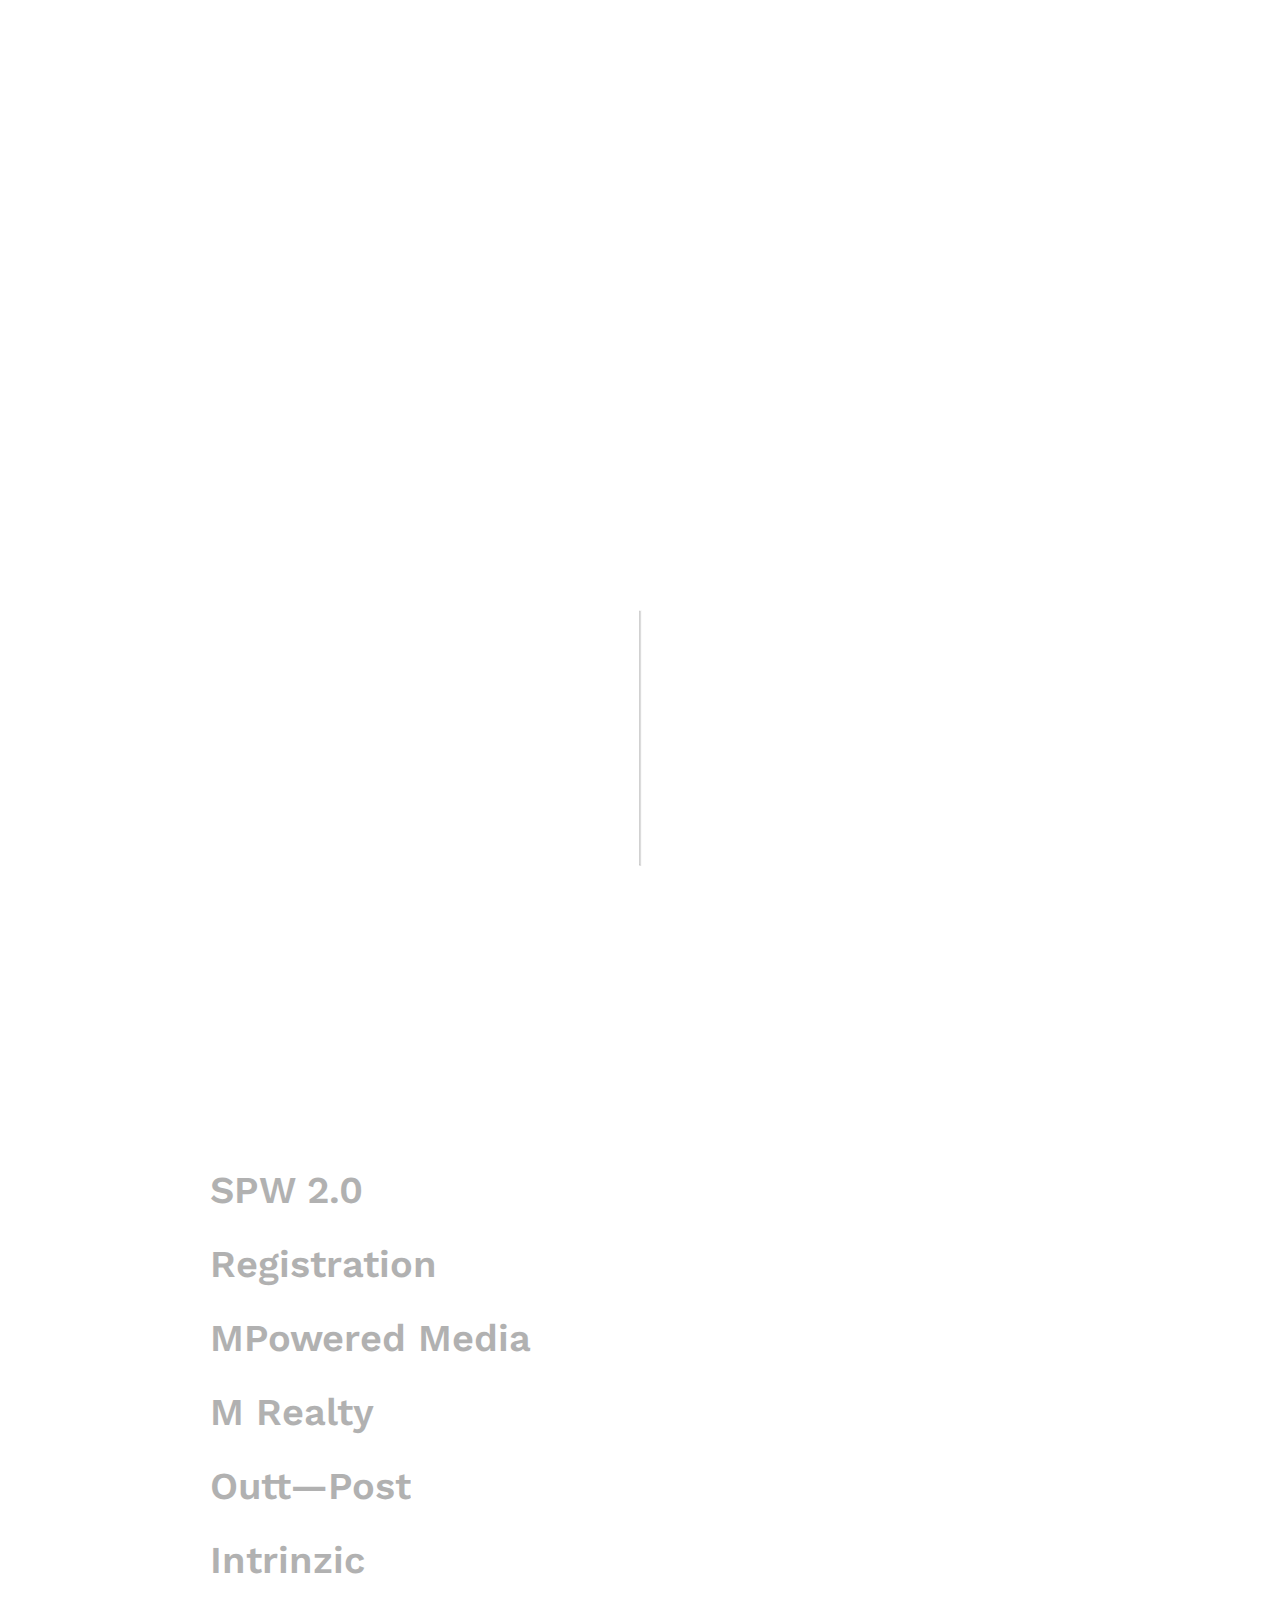
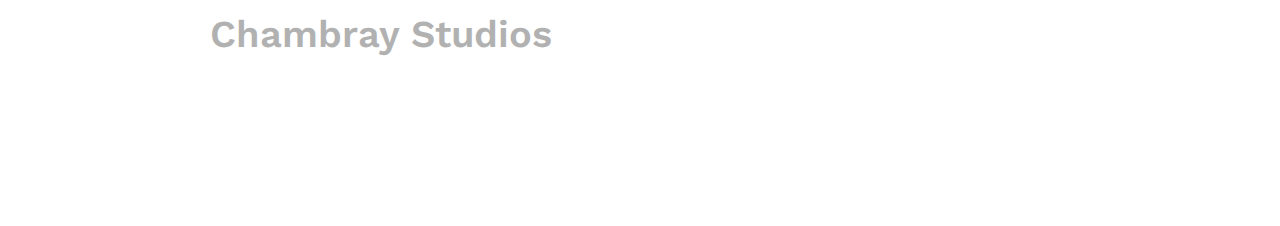
<file: registration.html>
<!DOCTYPE html>
<html>
  <head>
    <meta charset="utf-8">
    <title>Ivan Limongan — 201 Design Portfolio</title>
    <link href="https://fonts.googleapis.com/css?family=Work+Sans:300,400,500,600,700" rel="stylesheet">
    <link rel="stylesheet" type="text/css" href="css/style.css">
    <link rel="stylesheet" type="text/css" href="css/form.css">
    <!-- Scroll Reveal from https://scrollrevealjs.org/ -->
    <script type="text/javascript" src="js/scrollreveal.min.js"></script>
  </head>
  <body class="fadein">
    <header>
      <div id="top">
        <div id="title"><a id="aaa" href="index.html">Ivan Limongan</a></div>
        <div id="mood">Current Mood:</div>
      </div>
      <div id="about"><a id="bbb" href="about.html">About</a></div>
      <!-- <nav id="contact"><a href="#" id="contactmodal">Contact</a></nav> -->
    </header>

    <div id="projectContain">
        <div id="aboutContent">
          <h1 class="fadein1"><span class="line"></span>Registration &amp; Account</h1>
          <h3>I was tasked to create prototypes for a registration and account application for client-facing use. This application includes information intake about the agent, billing information, and a dashboard for all their current and past orders. Future iterations of this account application will include a notification system and more robust order status dashboard. This application will be used with our internal system as a part of the larger ordering system.</h3>
        </div>
        <div id="projectImg">
          <h1>&nbsp;</h1>
          <h3>ROLES<br>— Concept &amp; Strategy<br>— Art Direction<br>— UX/UI Design<br></h3>
        </div>
    </div>

    <div id="textContain">
      <h4>Signup &amp; Login</h4>
      <p>Users will be taken to this login platform where they are able to log back into their account or sign up for a new account.</p>
    </div>
    <div id="projectContain">
      <div class="drop">
        <img src="img/signup/signup-login.jpg">
      </div>
      <div class="drop">
        <img src="img/signup/signup.jpg">
      </div>
    </div>

    <div id="textContain">
      <h4>Desktop View</h4>
      <p>The account page includes a dashboard, my orders, account and billing section. The ordering status system is the highlight of this application, agents will be able to track and see the status of their order. The status of their order is broken down by color and can be filtered by order date and delivery date.</p>
    </div>
    <div id="projectContain">
      <div class="drop">
        <img src="img/signup/signup-desk1.jpg">
      </div>
    </div>
    <div id="projectContain">
      <div class="drop">
        <img src="img/signup/signup-desk2.jpg">
      </div>
    </div>
    <div id="projectContain">
      <div class="drop">
        <img src="img/signup/signup-desk3.jpg">
      </div>
    </div>
    <div id="projectContain">
      <div class="drop">
        <img src="img/signup/signup-desk4.jpg">
      </div>
    </div>

    <div id="textContain">
      <h4>Mobile View</h4>
    </div>
    <div id="projectContain">
      <div class="drop">
        <img src="img/signup/signup-mobile-account.jpg">
      </div>
      <div class="drop">
        <img src="img/signup/signup-mobile-account1.jpg">
      </div>
      <div class="drop">
        <img src="img/signup/signup-mobile-orders.jpg">
      </div>
      <div class="drop">
        <img src="img/signup/signup-mobile-menu.jpg">
      </div>
    </div>
    

    <div id="textContain">
      <h4>Design Assets</h4>
      <p>These are the assets for registration and account application.</p>
    </div>
    <div id="projectContain">
      <div>
        <img src="img/signup/signup-assets.jpg">
      </div>
    </div>

    <hr>

    <div class="modal">
      <div id="closeContactOverlay"><a href="#" id="close">Close</a></div>
      <div id="displayUserName" class="block"></div>
      <form id="userForm">
        <label>
          <input id="formName" type="text" required /><div class="label-text">First name</div>
        </label>
        <label>
          <input id="formLast" type="text" required /><div class="label-text">Last name</div>
        </label>
        <label>
          <input id="formEmail" type="text" required /><div class="label-text">Email</div>
        </label>
        <label>
          <input id="formProject" type="text" required /><div class="label-text">What project can I help you with?</div>
        </label>
        <button id="submitDiv">Submit</button>
      </form>
      <div id="showInput"></div>
    </div>

    <div class="clear"></div>

    <div id="container">
      <div id="pList">
        <div id="pTitle"></div>
        <ul id="projectNames"></ul>
      </div>
      <div id="showBackground"></div>
    </div>

    <script type="text/javascript" src="js/indexapp.js"></script>
    <script type="text/javascript" src="js/form.js"></script>
    <script type="text/javascript" src="js/mood.js"></script>
    <script type="text/javascript" src="js/app.js"></script>
    <!-- Tile effect from https://micku7zu.github.io/vanilla-tilt.js/ -->
    <script type="text/javascript" src="js/vanilla-tilt.min.js"></script>
    <script type="text/javascript" src="js/scroll.js"></script>
  </body>
</html>
</file>
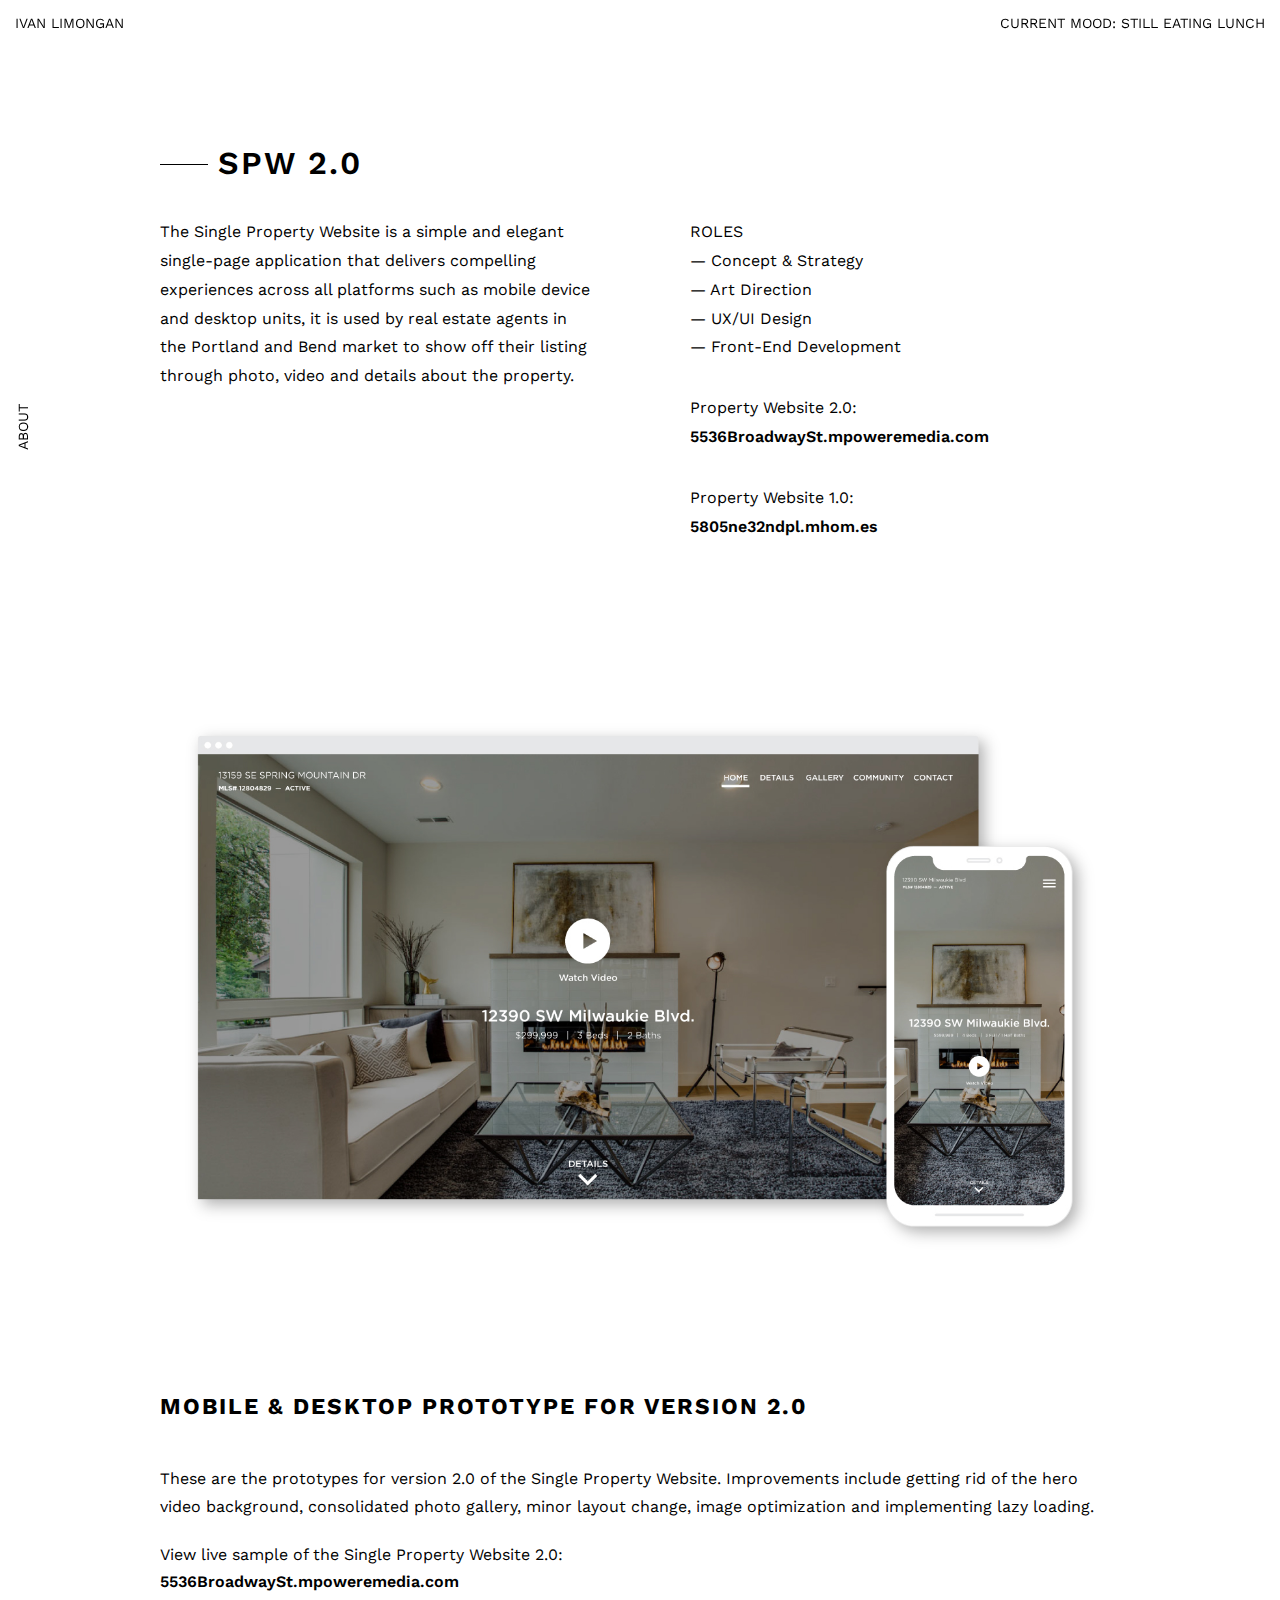
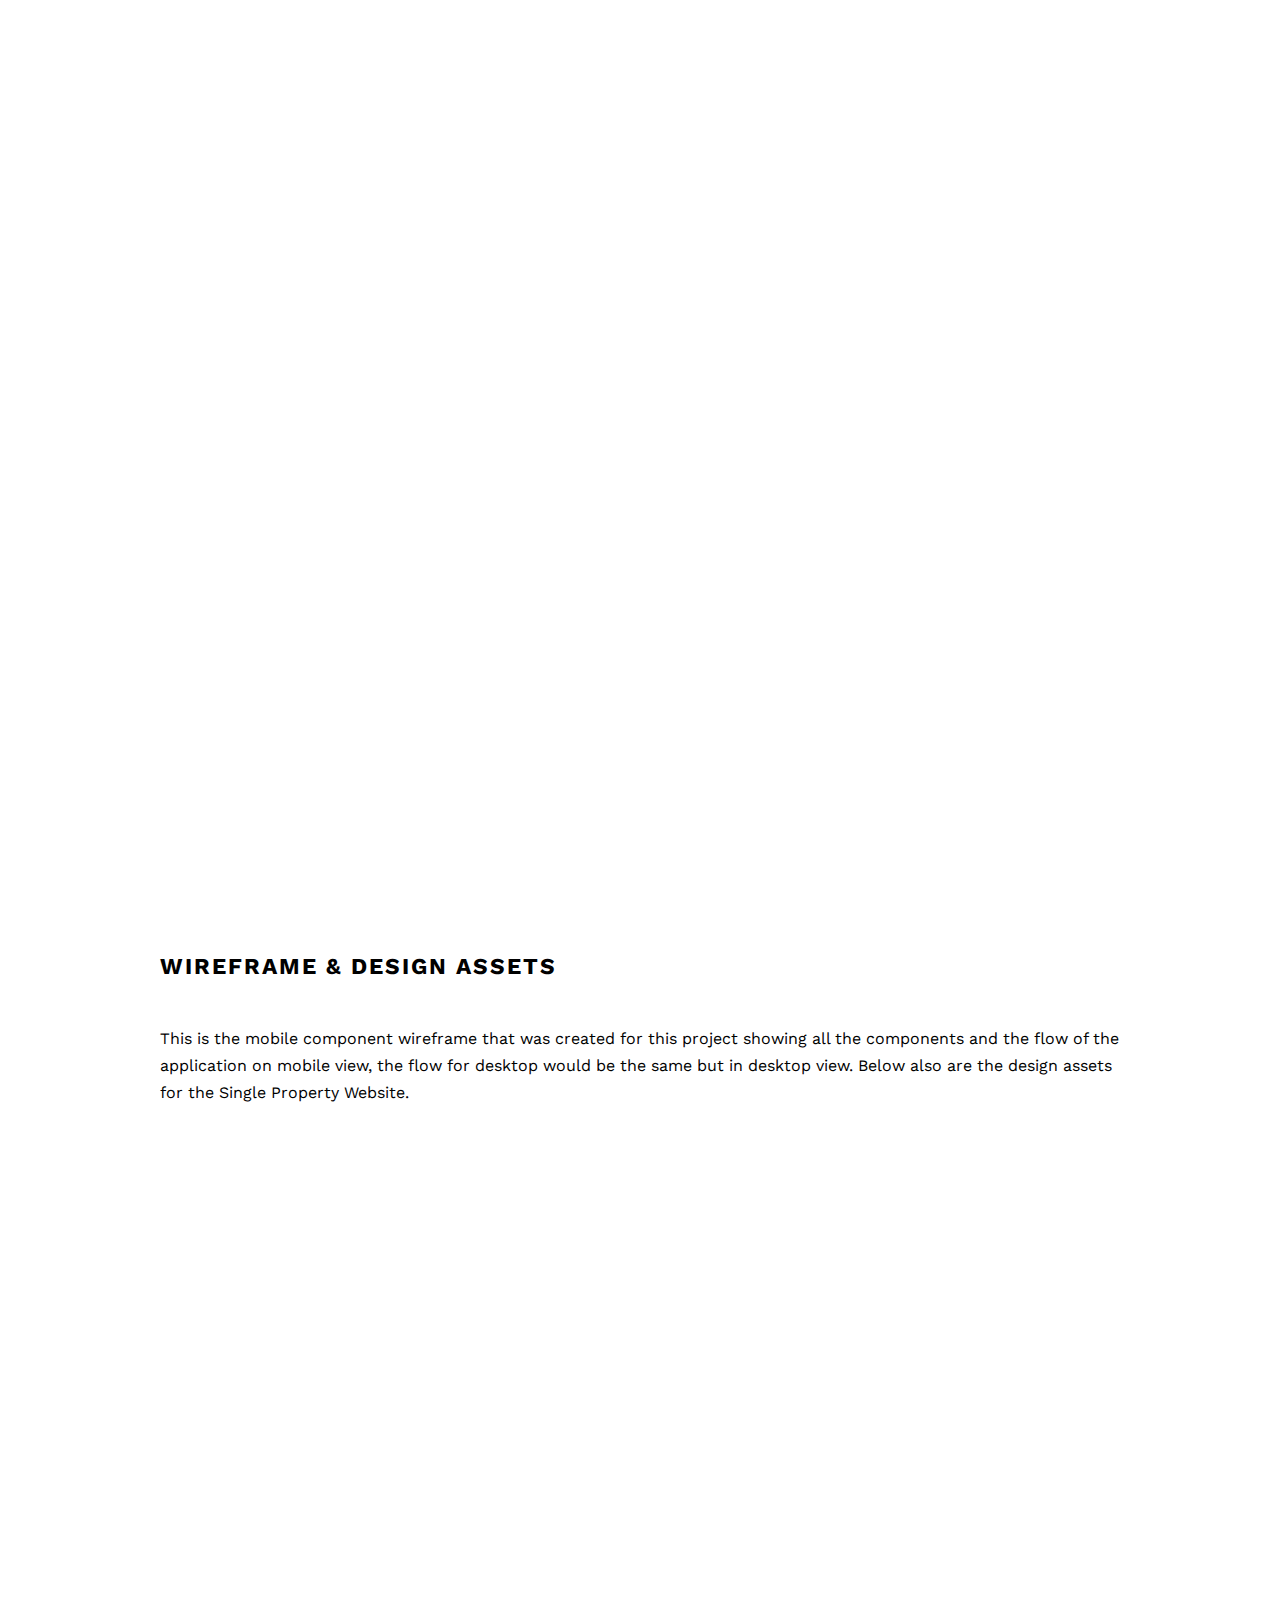
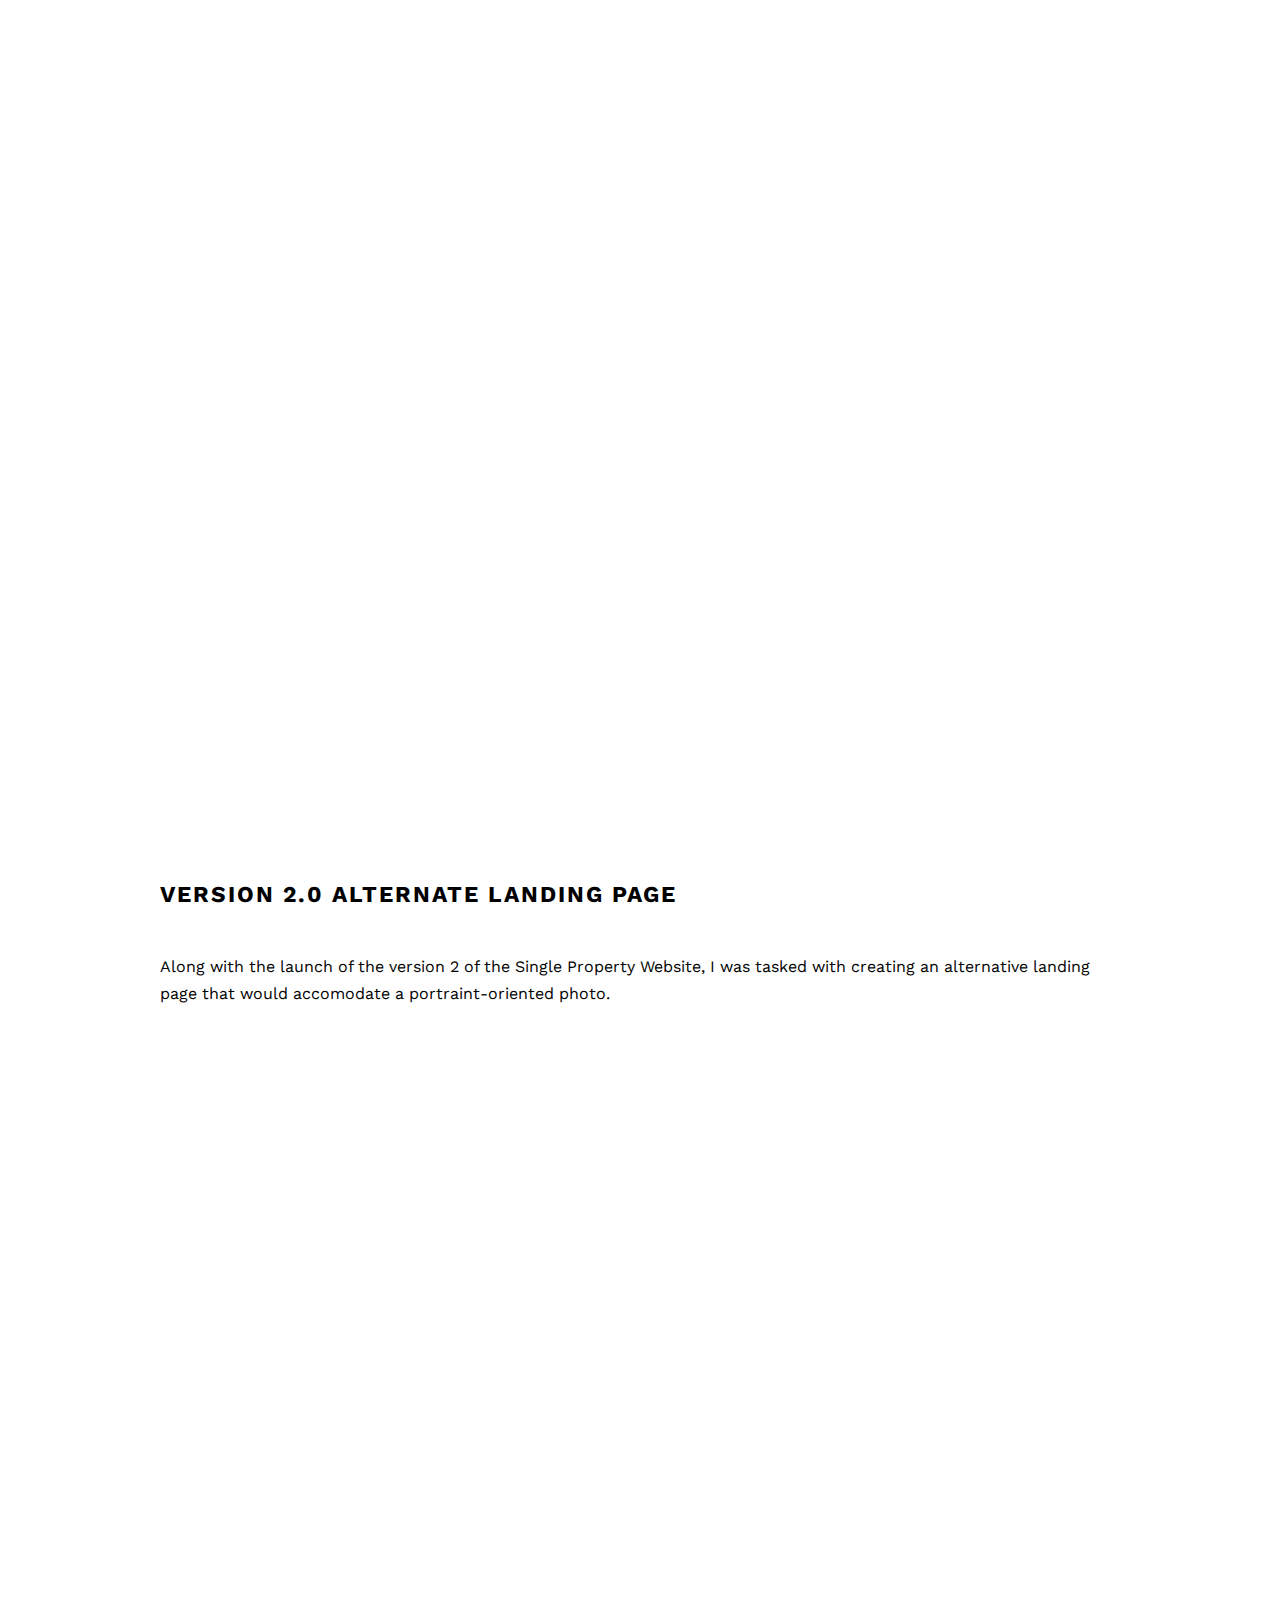
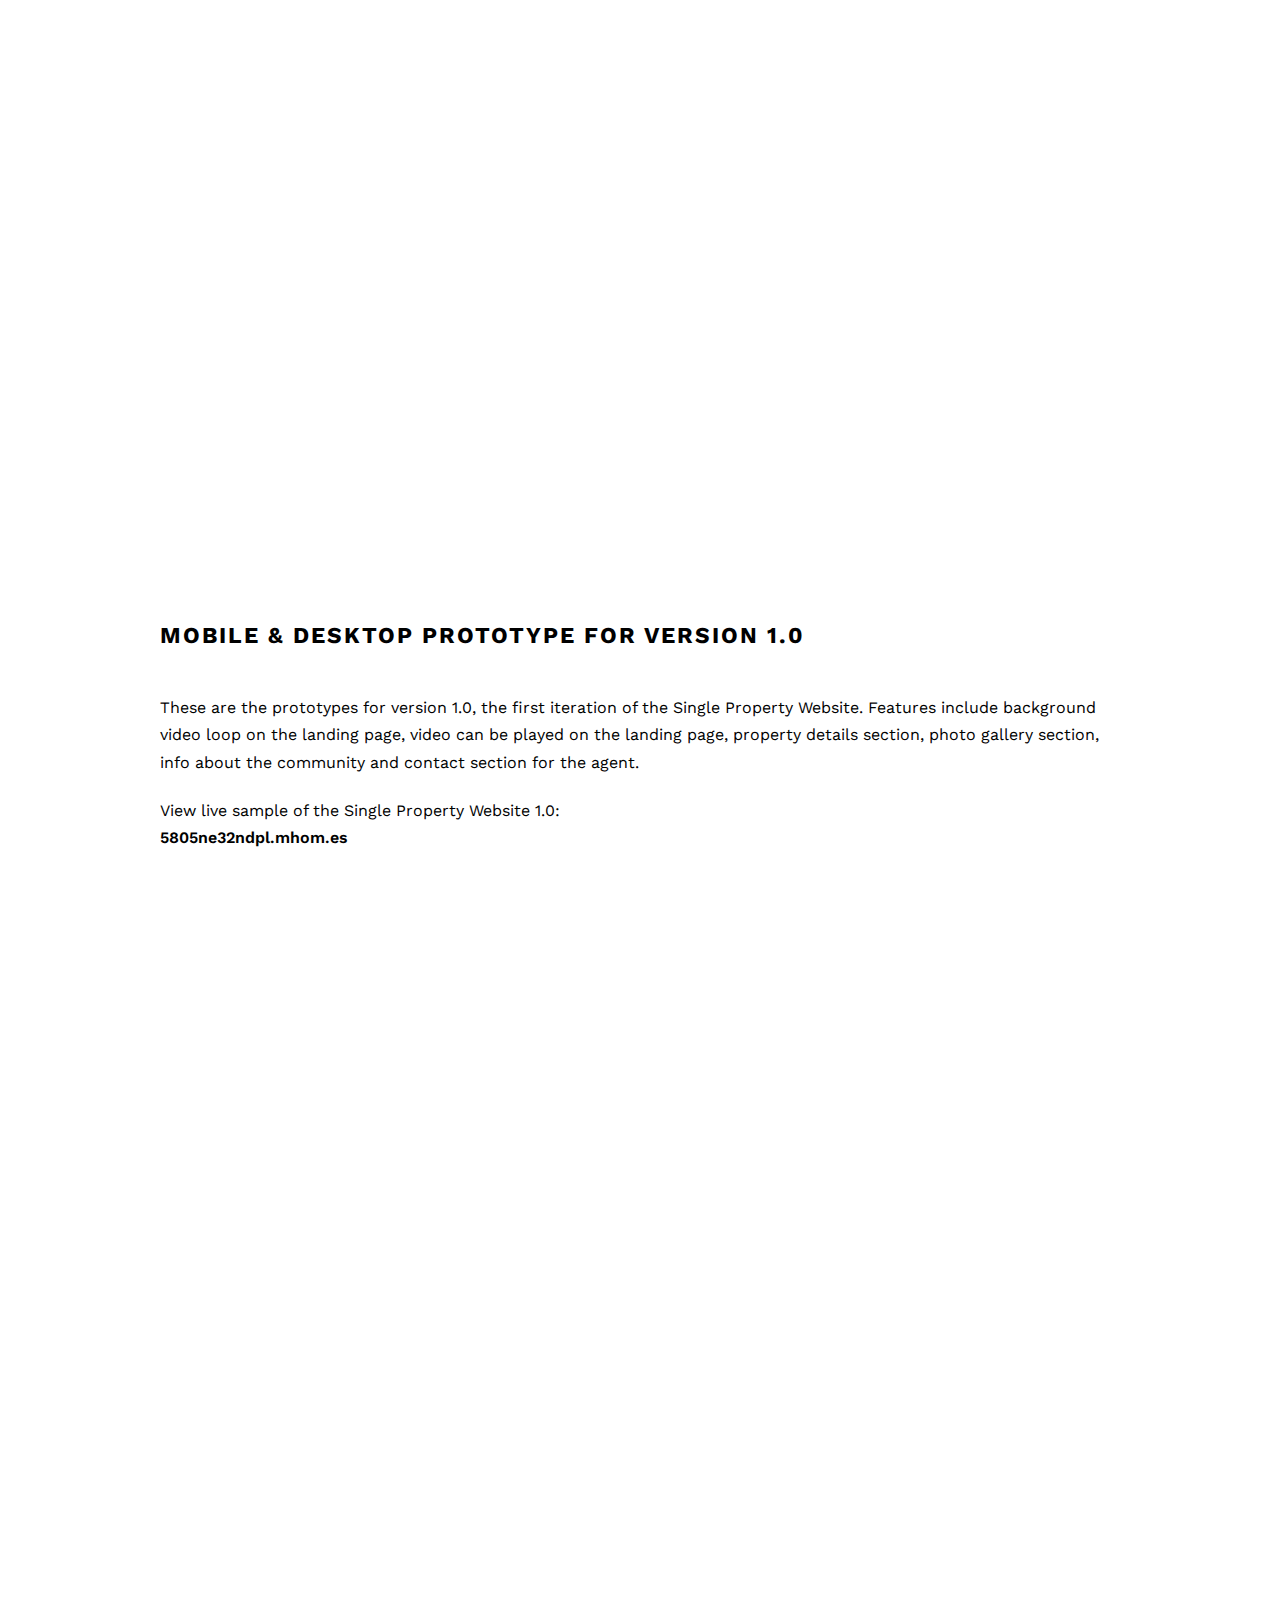
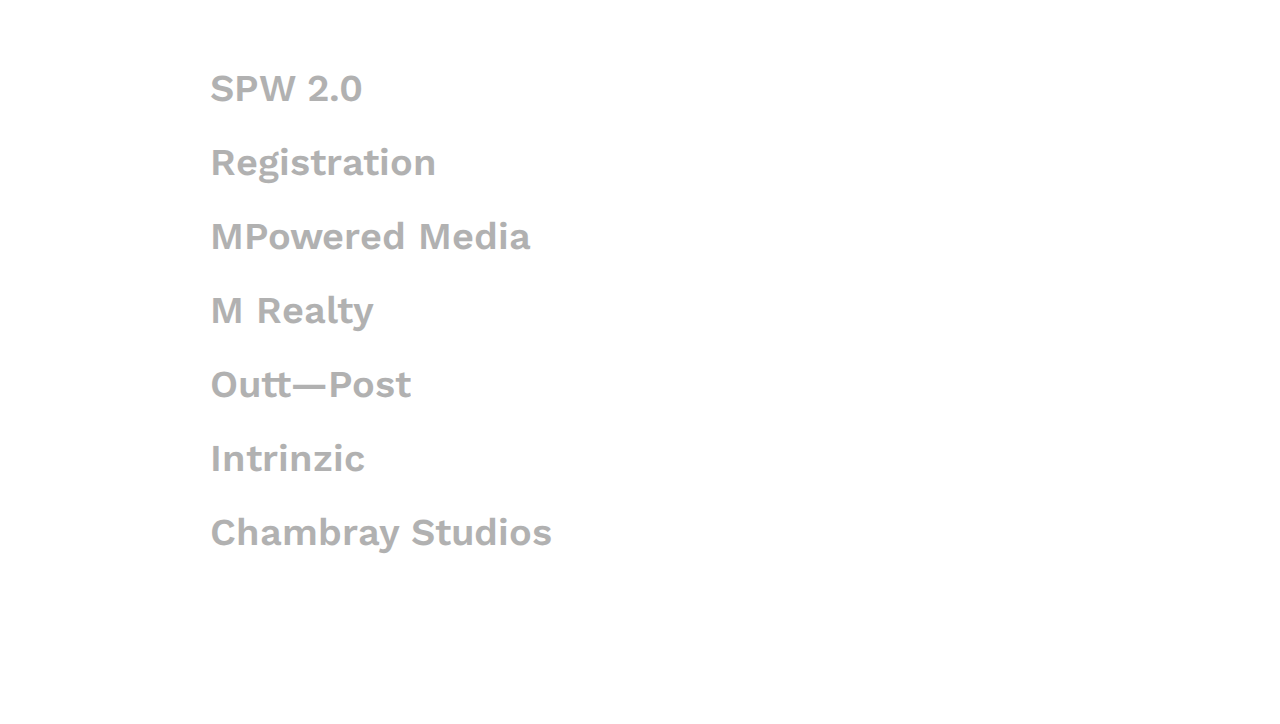
<file: spw.html>
<!DOCTYPE html>
<html>
  <head>
    <meta charset="utf-8">
    <title>Ivan Limongan — 201 Design Portfolio</title>
    <link href="https://fonts.googleapis.com/css?family=Work+Sans:300,400,500,600,700" rel="stylesheet">
    <link rel="stylesheet" type="text/css" href="css/style.css">
    <link rel="stylesheet" type="text/css" href="css/form.css">
    <!-- Scroll Reveal from https://scrollrevealjs.org/ -->
    <script type="text/javascript" src="js/scrollreveal.min.js"></script>
  </head>
  <body class="fadein">
    <header>
      <div id="top">
        <div id="title"><a id="aaa" href="index.html">Ivan Limongan</a></div>
        <div id="mood">Current Mood:</div>
      </div>
      <div id="about"><a id="bbb" href="about.html">About</a></div>
      <!-- <nav id="contact"><a href="#" id="contactmodal">Contact</a></nav> -->
    </header>

    <div id="projectContain">
        <div id="aboutContent">
          <h1 class="fadein1"><span class="line"></span>SPW 2.0</h1>
          <h3>The Single Property Website is a simple and elegant single-page application that delivers compelling experiences across all platforms such as mobile device and desktop units, it is used by real estate agents in the Portland and Bend market to show off their listing through photo, video and details about the property.</h3>
        </div>
        <div id="projectImg">
          <h1>&nbsp;</h1>
          <h3>ROLES<br>— Concept &amp; Strategy<br>— Art Direction<br>— UX/UI Design<br>— Front-End Development</h3>
          <h3>Property Website 2.0: <a href="http://5536broadwayst.mpoweredmedia.com/" target="_blank" style="font-weight:600;"><br>5536BroadwaySt.mpoweremedia.com</a></h3>
          <h3>Property Website 1.0: <a href="http://www.5805ne32ndpl.mhom.es" target="_blank" style="font-weight:600;"><br>5805ne32ndpl.mhom.es</a></h3>
        </div>
    </div>

    <div id="projectContain">
      <div>
        <img src="img/prop/spw-ver2-hero.jpg">
      </div>
    </div>

    <div id="textContain">
      <h4>Mobile &amp; Desktop Prototype for Version 2.0</h4>
      <p>These are the prototypes for version 2.0 of the Single Property Website. Improvements include getting rid of the hero video background, consolidated photo gallery, minor layout change, image optimization and implementing lazy loading.</p>
      <p>View live sample of the Single Property Website 2.0: <a href="http://5536broadwayst.mpoweredmedia.com/" target="_blank" style="font-weight:600;"><br>5536BroadwaySt.mpoweremedia.com</a></p>
    </div>
    <div id="projectContain">
      <div class="drop">
        <img src="img/prop/spw-ver2-mobile.jpg">
      </div>
      <div class="drop">
        <img src="img/prop/spw-ver2-desktop.jpg">
      </div>
    </div>

    <div id="textContain">
      <h4>Wireframe &amp; Design Assets</h4>
      <p>This is the mobile component wireframe that was created for this project showing all the components and the flow of the application on mobile view, the flow for desktop would be the same but in desktop view. Below also are the design assets for the Single Property Website.</p>
    </div>
    <div id="projectContain">
      <div>
        <img src="img/prop/spw-mobile-wireframe.jpg">
      </div>
    </div>
    <div id="projectContain">
      <div>
        <img src="img/prop/SPW-design-assets.jpg">
      </div>
    </div>
    

    <div id="textContain">
      <h4>Version 2.0 Alternate Landing Page</h4>
      <p>Along with the launch of the version 2 of the Single Property Website, I was tasked with creating an alternative landing page that would accomodate a portraint-oriented photo.</p>
    </div>
    <div id="projectContain">
      <div class="drop">
        <img src="img/prop/spw-ver2-alt-mobile.jpg">
      </div>
      <div class="drop">
        <img src="img/prop/spw-ver2-alt-tablet.jpg">
      </div>
      <div class="drop">
        <img src="img/prop/spw-ver2-alt.jpg">
      </div>
    </div>
    <div id="projectContain">
      <div>
        <img src="img/prop/spw-ver2-alt-hero.jpg">
      </div>
    </div>

    <div id="textContain">
        <h4>Mobile &amp; Desktop Prototype for Version 1.0</h4>
        <p>These are the prototypes for version 1.0, the first iteration of the Single Property Website. Features include background video loop on the landing page, video can be played on the landing page, property details section, photo gallery section, info about the community and contact section for the agent.</p>
        <p>View live sample of the Single Property Website 1.0: <a href="http://www.5805ne32ndpl.mhom.es" target="_blank" style="font-weight:600;"><br>5805ne32ndpl.mhom.es</a></p>
      </div>
      <div id="projectContain">
        <div class="drop">
          <img src="img/prop/spw-ver1.jpg">
        </div>
        <div class="drop">
          <img src="img/prop/spw-ver1-desk.jpg">
        </div>
      </div>
      <div id="projectContain">
        <div>
          <img src="img/mpm1.png">
        </div>
      </div>

    <hr>

    <div class="modal">
      <div id="closeContactOverlay"><a href="#" id="close">Close</a></div>
      <div id="displayUserName" class="block"></div>
      <form id="userForm">
        <label>
          <input id="formName" type="text" required /><div class="label-text">First name</div>
        </label>
        <label>
          <input id="formLast" type="text" required /><div class="label-text">Last name</div>
        </label>
        <label>
          <input id="formEmail" type="text" required /><div class="label-text">Email</div>
        </label>
        <label>
          <input id="formProject" type="text" required /><div class="label-text">What project can I help you with?</div>
        </label>
        <button id="submitDiv">Submit</button>
      </form>
      <div id="showInput"></div>
    </div>

    <div class="clear"></div>

    <div id="container">
      <div id="pList">
        <div id="pTitle"></div>
        <ul id="projectNames"></ul>
      </div>
      <div id="showBackground"></div>
    </div>

    <script type="text/javascript" src="js/indexapp.js"></script>
    <script type="text/javascript" src="js/form.js"></script>
    <script type="text/javascript" src="js/mood.js"></script>
    <script type="text/javascript" src="js/app.js"></script>
    <!-- Tile effect from https://micku7zu.github.io/vanilla-tilt.js/ -->
    <script type="text/javascript" src="js/vanilla-tilt.min.js"></script>
    <script type="text/javascript" src="js/scroll.js"></script>
  </body>
</html>
</file>
<file: css/style.css>
/* css */

body {
  font-family: 'work sans', sans-serif;
  font-size: 16px;
  font-style: normal;
  font-weight: 600;
  -webkit-font-smoothing: antialiased;
  -moz-osx-font-smoothing: grayscale;
}

hr {
  border-top: .1rem solid;
  height: 0;
  max-width: 20%;
  text-align: center;
  margin: 30% auto;
  -ms-transform: rotate(-90deg);
  -webkit-transform: rotate(-90deg);
  transform: rotate(-90deg);
  opacity: 0.6;
}

header {
  text-transform: uppercase;
  font-weight: 400;
  font-family: 'work sans', sans-serif;
  font-size: 14px;
  font-style: normal;
}

a {
  cursor: crosshair;
  transition: 0.3s ease all;
  text-decoration: none;
  color: black;
  height: 20px;
  padding-bottom: 7px;
  border-bottom: 1px solid white;
}

a:hover {
  border-bottom: 1px solid black;
}

ul {
  list-style: none;
}

li {
  padding-bottom: 30px;
}

/* h1 {
  font-weight: 600;
}

h3 {
  font-weight: 400;
  line-height: 1.8em;
} */

p {
  margin-bottom: 1.3em;
  line-height: 1.7;
  font-weight: 400;
}

/* Font sizing from http://type-scale.com/ */
h1, h2, h3, h4 {
  /* margin: 1em 0 0.5em; */
  line-height: 1.1;
  letter-spacing: 2px;
  text-transform: uppercase;
  padding: 0 0 1rem 0;
  color: $black;
  font-weight: 700;
  font-family: 'Work Sans', sans-serif;
}

h1 {
  margin-top: 0;
  font-size: 3.598em;
  font-weight: 600;
}

h2 {
  font-size: 2.827em;
  margin: 0 .8em;
}


h3 {
  font-size: 1.999em;
  font-weight: 400;
  line-height: 1.8em;
}

h4 {font-size: 1.414em;}

.hidden {
  display: none;
}

.show {
  display: block;
}

.line {
    height: 0;
    width: 3rem;
    display: inline-block;
    vertical-align: middle;
    border-top: .1rem solid;
    top: -.1rem;
    position: relative;
    margin-right: 10px
}

.clear {
  clear: both;
}

#about {
  position: fixed;
  left: 15px;
  top: 50%;
  bottom: 0px;
  -ms-transform: rotate(-90deg);
  -webkit-transform: rotate(-90deg);
  transform: rotate(-90deg);
  z-index: 10;
  height: 0px;
  width: 0px;
}

#title {
  position: fixed;
  top: 15px;
  left: 15px;
}

#mood {
  position: fixed;
  top: 15px;
  right: 15px;
}

#contact {
  position: fixed;
  right: 15px;
  top: 43%;
  bottom: 0px;
  -ms-transform: rotate(90deg);
  -webkit-transform: rotate(90deg);
  transform: rotate(90deg);
  z-index: 10;
  height: 0px;
  width: 0px;
}


/* project container -------------------------------------*/

#container {
  display: flex;
  margin: 10% 9% 0%;
  flex-direction: row;
  height: 700px;
}

#pTitle {
  position: absolute;
  text-transform: uppercase;
  font-weight: 400;
  margin-left: 10px;
}

#projectNames {
  z-index: 100;
  margin-top: 50px;
}

#projecth1 {
  font-size: 38px;
  font-weight: 600px !important;
  text-transform: capitalize;
  opacity: 0.3;
  transition: 0.3s ease all;
}

#projecth1 a {
  border-bottom: 0px;
  transition: 0.3s ease all;
}

#projecth1:hover {
  opacity: 0.8;
  padding-left: 10px;
}

#pList {
  z-index: 1000;
  width: 50%;
  padding-top: 0px;
}

#showBackground {
  position: absolute;
  margin-left: 15%;
  z-index: 1;
  width: 50%;
}

#showBackground img {
  max-width: 800px;
  -webkit-animation: fadeIn 0.4s ease-in;
  animation: fadeIn 0.4s ease-in;
}


/* about css ----------------------------------------------*/

#textContain {
  margin: 10% 12% 0%;
}

#projectContain {
  display: flex;
  flex-direction: row;
  margin: 10% 12%;
}

#projectContain h1 {
  font-size: 32px;
}

#projectContain h3 {
  font-size: 16px;
  text-transform: none;
  letter-spacing: 0;
}

#projectContain img {
  width: 100%;
}

#aboutContent {
  width: 50%;
  margin-top: 2%;
}

#aboutImg {
  width: 40%;
  text-align: center;
  filter: grayscale(100%);
  margin-top: 2%;
  margin: 0 auto;
}

#aboutImg:hover {

}

#social {
  display: flex;
  opacity: 1;
  transition: 0.3s ease all;
}

#social:hover {
}

#social img {
    transform: scale(.9);
}

.imgo {
  padding: 10px 20px 0 0;
  transition: 0.3s ease all;
  opacity: 0.4;
}

a.imgo:hover {
  opacity: 1;
  border-bottom: 0px;
}


/* outtpost page css -------------------------------------------*/

#projectImg {width: 50%; margin-top: 2%; padding-left: 100px; text-align: left;}

#projectO2 {width:47%;}
#projectO3 {width:47%; padding-top: 20%; margin: 0 auto;}
#projectO5 {width: 60%; padding-left:40%;}



/* mpowered media page css -------------------------------------------*/

#projectmpm1 {width: 33%;}
#projectmpm2 {width: 33%;}
#projectmpm3 {width: 33%;}

#projectmpm4 {width: 70%; margin: 0 auto;}
#projectmpm5 {width: 70%; margin: 0 auto;}

#projectmpm6 {width: 25%;}
#projectmpm7 {width: 25%;}
#projectmpm8 {width: 25%;}
#projectmpm9 {width: 25%;}

#projectmpm10 {width: 90%; margin: 0 auto;}



/* mrealty page css -------------------------------------------*/

#projectm2 {width: 70%; margin: 0 auto;}
#projectm3 {width: 90%; margin: 0 auto;}

#projectm4 {width: 40%; margin: 0 auto;}
#projectm5 {width: 40%; margin: 0 auto;}

#projectm4 img {-webkit-box-shadow: 6px 6px 46px -6px rgba(0,0,0,0.37);
-moz-box-shadow: 6px 6px 46px -6px rgba(0,0,0,0.37);
box-shadow: 6px 6px 46px -6px rgba(0,0,0,0.37);}
#projectm5 img {-webkit-box-shadow: 6px 6px 46px -6px rgba(0,0,0,0.37);
-moz-box-shadow: 6px 6px 46px -6px rgba(0,0,0,0.37);
box-shadow: 6px 6px 46px -6px rgba(0,0,0,0.37);}

#projectm6 img {-webkit-box-shadow: 6px 6px 46px -6px rgba(0,0,0,0.37);
-moz-box-shadow: 6px 6px 46px -6px rgba(0,0,0,0.37);
box-shadow: 6px 6px 46px -6px rgba(0,0,0,0.37);}

#projectm7 {width: 45%; margin: 0 auto;}
#projectm8 {width: 45%; margin: 25% auto;}

#projectm9 {width: 70%; margin: 0 auto;}
#projectm10 {width: 70%; margin: 0 auto;}
#projectm10 img {-webkit-box-shadow: 6px 6px 46px -6px rgba(0,0,0,0.37);
-moz-box-shadow: 6px 6px 46px -6px rgba(0,0,0,0.37);
box-shadow: 6px 6px 46px -6px rgba(0,0,0,0.37);}



/* chambray page css -------------------------------------------*/

#projectc1 {width: 45%; margin: 0 auto;}

#projectc2 {width: 50%; margin-top: 20%;}
#projectc3 {width: 40%; margin: 0 auto;}

#projectc4 {width: 50%; margin-left: 50%;}

#projectc6 {width: 40%; margin: 0 auto;}
#projectc7 {width: 40%; margin-top: 20%;}

#projectc8 {width: 90%; }



/* hive page css -------------------------------------------*/

#projecth1 {width: 80%; margin: 0 auto;}

#projecth2 {width: 45%; }
#projecth3 {width: 45%;margin: 10% auto 0; }

#projecth4 {width: 90%; margin: 0 auto;}

#projecth5 {width: 70%; margin-left: 40%;}



/* spw page ------------------- */

.drop {
  padding: 0 1.5rem;
}

.drop img {-webkit-box-shadow: 6px 6px 46px -6px rgba(0,0,0,0.37);
  -moz-box-shadow: 6px 6px 46px -6px rgba(0,0,0,0.37);
  box-shadow: 6px 6px 46px -6px rgba(0,0,0,0.37);}


/* page transition -------------------------------------------*/
.fadein1 {
    -webkit-animation: fadeIn 0.4s ease-in;
    animation: fadeIn 0.4s ease-in;
    -webkit-animation-delay: 2s; /* Safari 4.0 - 8.0 */
    animation-delay: 2s;
}

.fadein2 {
    -webkit-animation: fadeIn 0.4s ease-in;
    animation: fadeIn 0.4s ease-in;
}

.fadein {
    -webkit-animation: fadeIn 0.4s ease-in;
    animation: fadeIn 0.4s ease-in;
}
.fadeout {
    -webkit-transition: opacity 0.4s;
    transition: opacity 0.4s;
    opacity: 0;
}
@-webkit-keyframes fadeIn {
    from { opacity: 0; }
    to { opacity: 1; }
}
@keyframes fadeIn {
    from { opacity: 0; }
    to { opacity: 1; }
}

/*  -------- Media Queries ------- */

/* Mobile */
@media only screen and (min-width: 320px) and (max-width: 480px) {
  h1 {margin-top: 0;font-size: 2.074em;}
  h2 {font-size: 1.728em;}
  h3 {font-size: 1.44em;}
  h4 {font-size: 1.2em;}

  #mood {
    display: none;
  }

  #projectContain {
    flex-direction: column;
  }

  #aboutContent {
    width: 100%;
    margin: 2rem 0 0;
  }

  #aboutImg {
    margin: 4rem 0 0;
    width: 100%;
  }

  #projectImg {
    width: 100%;
    padding: 0;
  }

  #projecth1 {
    font-size: 22px;
  }
}

/* Tablet */
@media only screen and (min-width: 480px) and (max-width: 800px) {
  h1 {font-size: 2.957em;}
  h2 {font-size: 2.369em;}
  h3 {font-size: 1.777em;}
  h4 {font-size: 1.333em;}

  #projectContain {
    flex-direction: column;
  }

  #aboutContent {
    width: 100%;
  }

  #aboutImg {
    margin: 4rem 0 0;
    width: 100%;
  }

  #projectImg {
    width: 100%;
    padding: 0;
  }

  #projecth1 {
    font-size: 27px;
  }
}
</file>
<file: css/form.css>
/* form css
From: https://codemyui.com/animated-signup-form-with-shrinking-input-labels/
*/


form {
  text-align: left;
  z-index: 10000;
  max-width: 60%;
}

label {
  display: block;
  letter-spacing: 4px;
  padding-top: 30px;
  text-align: left;
}
label .label-text {
  color: #9B9B9B;
  cursor: text;
  font-size: 14px;
  line-height: 20px;
  text-transform: uppercase;
  -moz-transform: translateY(-34px);
  -ms-transform: translateY(-34px);
  -webkit-transform: translateY(-34px);
  transform: translateY(-34px);
  transition: all 0.3s;
}
label input {
  background-color: transparent;
  border: 0;
  border-bottom: 1px solid #4A4A4A;
  color: grey;
  font-size: 26px;
  letter-spacing: 1px;
  outline: 0;
  padding: 5px 20px;
  text-align: left;
  transition: all 0.3s;
  width: 100%;
  max-width: 320px
}
label input:focus {
  max-width: 600px;
  width: 100%;
}
label input:focus + .label-text {
  color: #F0F0F0;
  font-size: 13px;
  -moz-transform: translateY(-74px);
  -ms-transform: translateY(-74px);
  -webkit-transform: translateY(-74px);
  transform: translateY(-74px);
}
label input:valid + .label-text {
  font-size: 13px;
  -moz-transform: translateY(-74px);
  -ms-transform: translateY(-74px);
  -webkit-transform: translateY(-74px);
  transform: translateY(-74px);
}

button {
  background-color: #333333;
  border: 0px solid white;
  border-radius: 10px;
  color: white;
  /*cursor: pointer;*/
  font-size: 10px;
  margin-top: 20px;
  padding: 15px 30px;
  text-transform: uppercase;
  transition: all 200ms;
  letter-spacing: 0.2em;
}
button:hover, button:focus {
  background-color: #999;
  color: white;
  outline: 0;
}

#showInput {
  text-transform: uppercase;
  color: white;
}

#displayUserName {
  text-transform: uppercase;
  color: white;
  border: 3px solid white;
  padding: 2%;
  margin: 50px 0 0 0;
  text-align: center;
}

/* form modal */
.modal {
  z-index:101;
  background-color: #000;
  visibility: hidden;
  opacity: 0;
	transition: opacity 0.4s, visibility 0s 0.4s;
  position: absolute;
  top: 0px;
  left: 0px;
  width: 90%;
  height: 90%;
  /*display: flex;*/
  padding: 5%;
}

.modal.active {
  opacity: 1;
	visibility: visible;
	transition: opacity 0.4s;
  z-index: 1000000;
}

#closeContactOverlay {
  text-align: right;
}

#close {
  color: white;
  text-transform: uppercase;
  text-decoration: none;
}

#close a:hover {
  border-bottom: 1px solid white;
  padding: 15px;
}

#formHidden {
  display: none;
}

#showInput {
  -webkit-animation: fadeIn 0.3s ease-in;
    animation: fadeIn 0.3s ease-in;
}

@-webkit-keyframes fadeIn {
    from { opacity: 0; }
    to { opacity: 1; }
}
@keyframes fadeIn {
    from { opacity: 0; }
    to { opacity: 1; }
}
</file>
